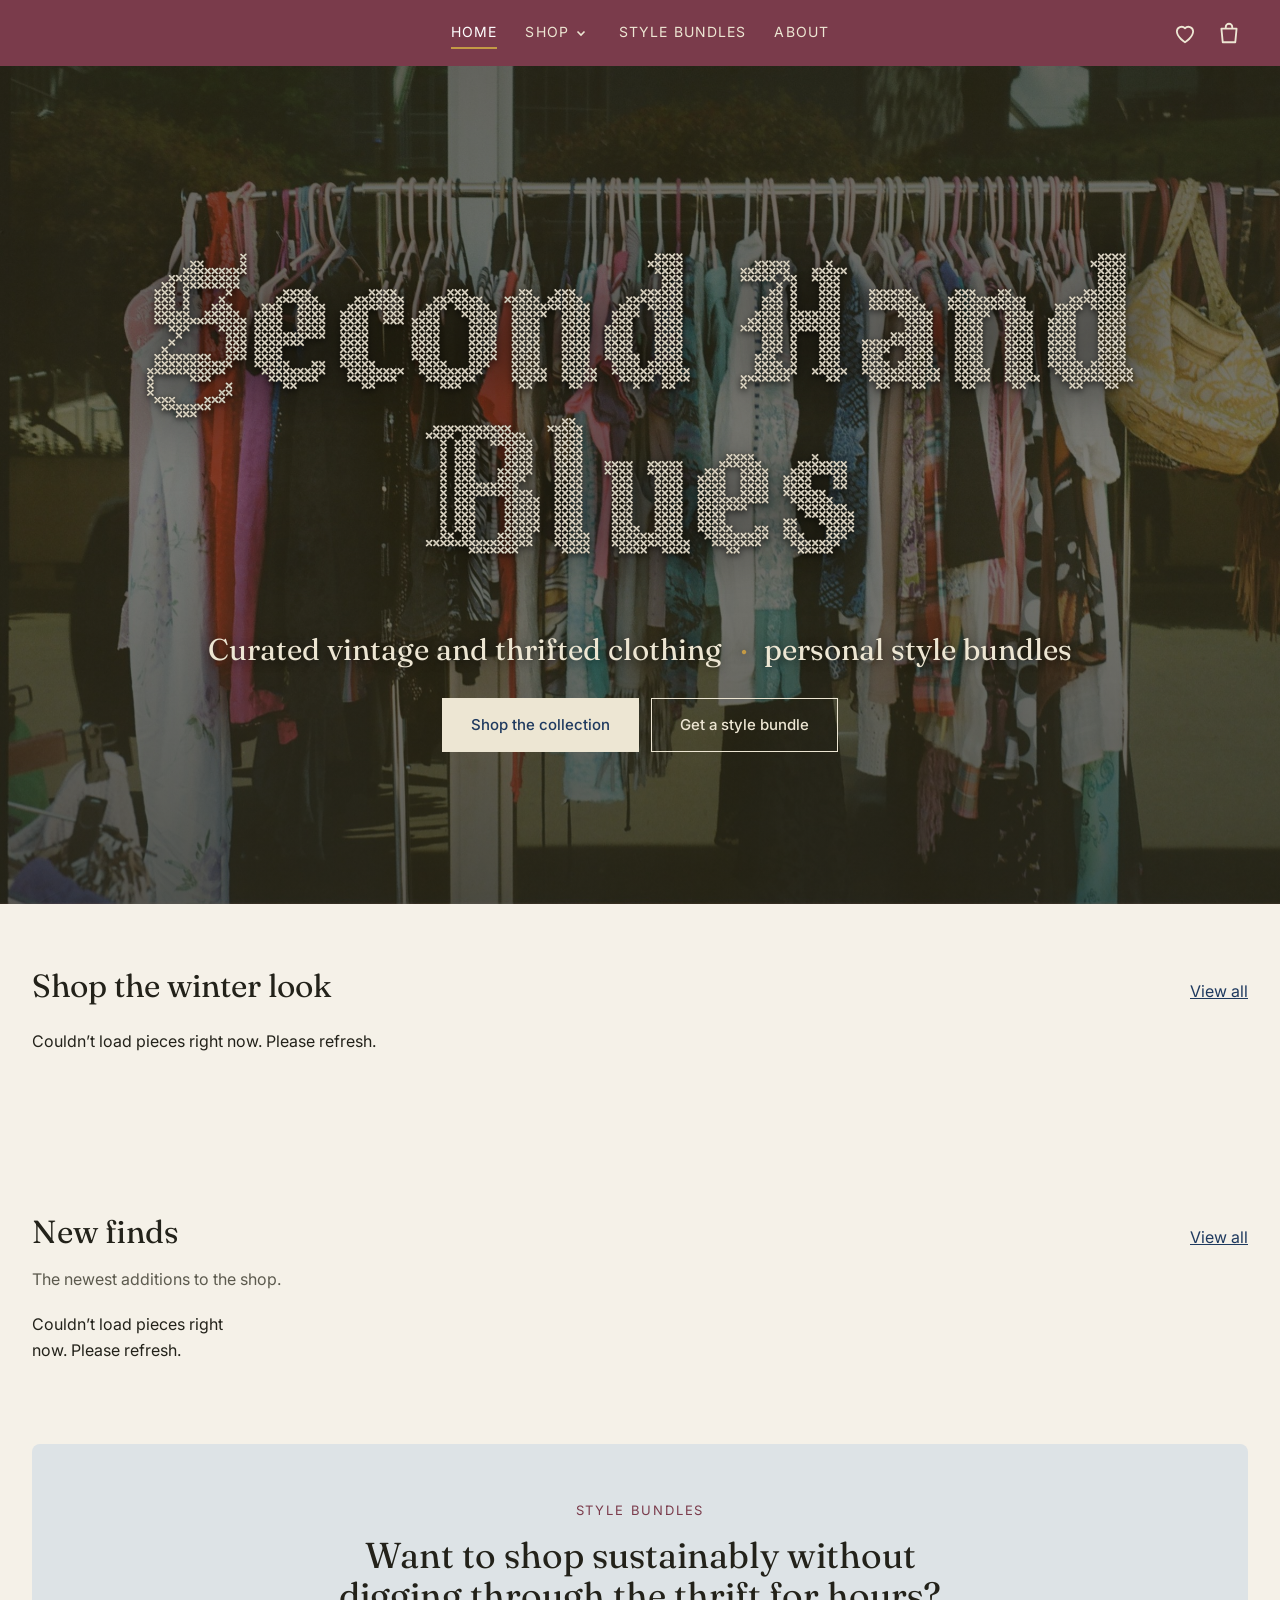
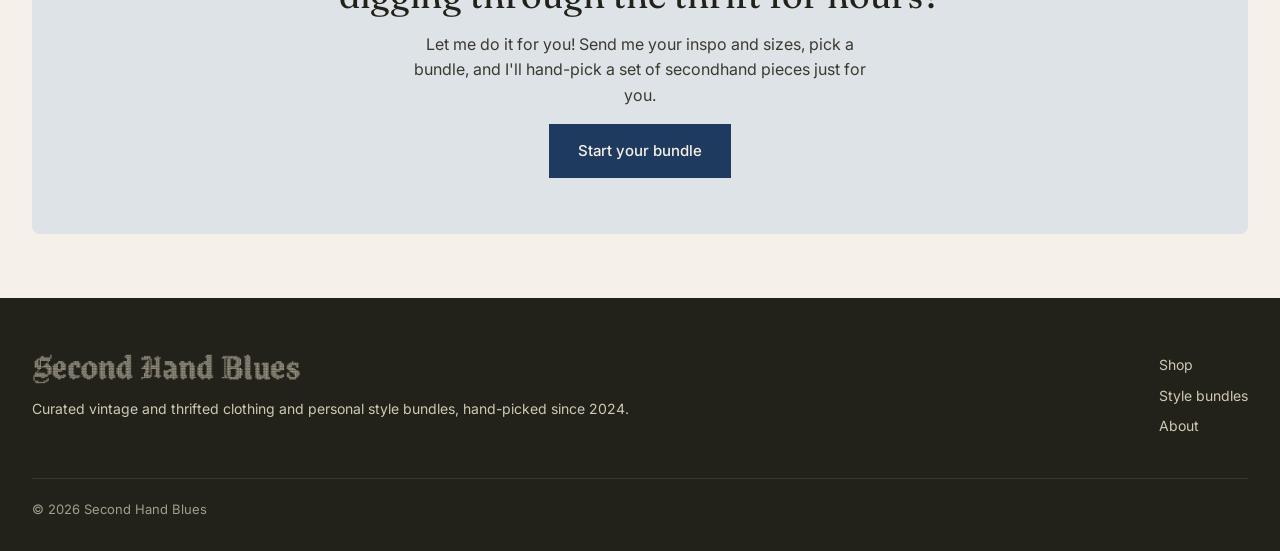
<file: index.html>
<!DOCTYPE html>
<html lang="en">
<head>
<meta charset="UTF-8">
<meta name="viewport" content="width=device-width, initial-scale=1.0">
<title>Second Hand Blues | Curated vintage and thrifted clothing</title>
<meta name="description" content="Second Hand Blues: curated vintage and thrifted clothing and personal style bundles, hand-picked one piece at a time.">
<link rel="preconnect" href="https://fonts.googleapis.com">
<link rel="preconnect" href="https://fonts.gstatic.com" crossorigin>
<link href="https://fonts.googleapis.com/css2?family=Fraunces:opsz,wght@9..144,400;9..144,500&family=Inter:wght@400;500&display=swap" rel="stylesheet">
<link rel="stylesheet" href="styles.css?v=20261124b">
</head>
<body class="home">
<header class="site-header">
  <div class="wrap header-bar">
    <span class="logo-spacer"></span>
    <nav class="main-nav" aria-label="Main">
      <a href="index.html" class="active" aria-current="page">Home</a>
      <div class="nav-dd">
        <a href="shop.html">Shop</a><button class="dd-caret" type="button" aria-expanded="false" aria-controls="shopMenu" aria-label="Show shop categories"><svg viewBox="0 0 12 12" aria-hidden="true"><path d="M2.5 4.5 6 8l3.5-3.5"/></svg></button>
        <div class="dd-panel" id="shopMenu"><div class="dd-inner"><div class="dd-col"><a class="dd-cat" href="shop.html?cat=Tops">Tops</a><ul><li><a href="shop.html?cat=Tops&amp;sub=Tank%20tops%20%26%20camis">Tank tops &amp; camis</a></li><li><a href="shop.html?cat=Tops&amp;sub=Tees">Tees</a></li><li><a href="shop.html?cat=Tops&amp;sub=Long%20sleeves">Long sleeves</a></li><li><a href="shop.html?cat=Tops&amp;sub=Sweaters%20%26%20cardigans">Sweaters &amp; cardigans</a></li><li><a href="shop.html?cat=Tops&amp;sub=Blouses%20%26%20tops">Blouses &amp; tops</a></li><li><a href="shop.html?cat=Tops&amp;sub=Bodysuits">Bodysuits</a></li><li><a href="shop.html?cat=Tops&amp;sub=Outerwear">Outerwear</a></li></ul></div><div class="dd-col"><a class="dd-cat" href="shop.html?cat=Bottoms">Bottoms</a><ul><li><a href="shop.html?cat=Bottoms&amp;sub=Jeans">Jeans</a></li><li><a href="shop.html?cat=Bottoms&amp;sub=Shorts">Shorts</a></li><li><a href="shop.html?cat=Bottoms&amp;sub=Skirts">Skirts</a></li><li><a href="shop.html?cat=Bottoms&amp;sub=Pants">Pants</a></li></ul></div><div class="dd-col"><a class="dd-cat" href="shop.html?cat=Dresses">Dresses</a><ul><li><a href="shop.html?cat=Dresses&amp;sub=Mini%20dresses">Mini dresses</a></li><li><a href="shop.html?cat=Dresses&amp;sub=Midi%20%26%20maxi%20dresses">Midi &amp; maxi dresses</a></li><li><a href="shop.html?cat=Dresses&amp;sub=Slip%20dresses">Slip dresses</a></li></ul></div><div class="dd-col"><a class="dd-cat" href="shop.html?cat=Shoes">Shoes</a><ul><li><a href="shop.html?cat=Shoes&amp;sub=Sneakers">Sneakers</a></li><li><a href="shop.html?cat=Shoes&amp;sub=Flats">Flats</a></li><li><a href="shop.html?cat=Shoes&amp;sub=Boots">Boots</a></li><li><a href="shop.html?cat=Shoes&amp;sub=Sandals%20%26%20heels">Sandals &amp; heels</a></li></ul></div><div class="dd-col"><a class="dd-cat" href="shop.html?cat=Accessories">Accessories</a><ul><li><a href="shop.html?cat=Accessories&amp;sub=Bags">Bags</a></li><li><a href="shop.html?cat=Accessories&amp;sub=Jewelry">Jewelry</a></li><li><a href="shop.html?cat=Accessories&amp;sub=Hats%20%26%20headbands">Hats &amp; headbands</a></li><li><a href="shop.html?cat=Accessories&amp;sub=Sunglasses">Sunglasses</a></li></ul></div></div></div>
      </div>
      <a href="bundles.html">Style bundles</a>
      <a href="about.html">About</a>
    </nav>
    <div class="header-icons">
      <button class="fav-toggle icon-btn" type="button" aria-label="Favorites" aria-controls="favDrawer" aria-expanded="false">
        <svg viewBox="0 0 24 24" aria-hidden="true"><path d="M12 20.5s-7.5-4.6-7.5-10.1A4.4 4.4 0 0 1 12 7.6a4.4 4.4 0 0 1 7.5 2.8c0 5.5-7.5 10.1-7.5 10.1z"/></svg>
        <span class="fav-count" hidden>0</span>
      </button>
      <button class="cart-toggle icon-btn" type="button" aria-label="Shopping bag">
        <svg viewBox="0 0 24 24" aria-hidden="true"><path d="M5 8h14l-1.2 12.5H6.2L5 8z"/><path d="M9 8V6.5a3 3 0 0 1 6 0V8"/></svg>
        <span class="cart-count" hidden>0</span>
      </button>
    </div>
  </div>
</header>
<aside id="favDrawer" class="fav-drawer" aria-label="Favorites" hidden>
  <div class="fav-drawer-head"><h2>Favorites</h2><button class="fav-close" type="button" aria-label="Close favorites">&times;</button></div>
  <div class="fav-list"></div>
</aside>
<div class="fav-scrim" hidden></div>
<main>
<section class="hero-photo-band">
  <div class="hero-overlay">
    <h1 class="sr-only">Second Hand Blues</h1>
    <img class="hero-logo-img" src="logo-hero.png" alt="Second Hand Blues" width="1800" height="690">
    <p class="hero-tagline">Curated vintage and thrifted clothing <span aria-hidden="true">&middot;</span> personal style bundles</p>
    <div class="hero-actions">
      <a class="btn btn-cream" href="shop.html">Shop the collection</a>
      <a class="btn btn-outline" href="bundles.html">Get a style bundle</a>
    </div>
  </div>
</section>

<section class="section">
  <div class="wrap">
    <div class="section-head"><h2>Shop the winter look</h2><a href="shop.html?season=Winter">View all</a></div>
    <div class="carousel" data-carousel="winter"></div>
  </div>
</section>

<section class="section section-tight">
  <div class="wrap" id="categoryCarousels"></div>
</section>

<section class="section section-tight">
  <div class="wrap">
    <div class="section-head"><h2>New finds</h2><a href="shop.html">View all</a></div>
    <p class="section-sub">The newest additions to the shop.</p>
    <div class="product-grid" id="newFinds"></div>
  </div>
</section>

<section class="section section-tight">
  <div class="wrap"><div class="split split-solo">
    <div class="split-copy">
      <p class="eyebrow" style="color: var(--berry);">Style bundles</p>
      <h2>Want to shop sustainably without digging through the thrift for hours?</h2>
      <p>Let me do it for you! Send me your inspo and sizes, pick a bundle, and I'll hand-pick a set of secondhand pieces just for you.</p>
      <a class="btn btn-ink" href="bundles.html">Start your bundle</a>
    </div>
  </div></div>
</section>
</main>
<footer class="site-footer">
  <div class="wrap">
    <div class="footer-inner">
      <div class="footer-brand">
        <img src="logo-line.png" alt="Second Hand Blues" width="2400" height="268">
        <p>Curated vintage and thrifted clothing and personal style bundles, hand-picked since 2024.</p>
      </div>
      <nav class="footer-col" aria-label="Site">
        <a href="shop.html">Shop</a>
        <a href="bundles.html">Style bundles</a>
        <a href="about.html">About</a>
      </nav>
    </div>
    <div class="footer-bottom">&copy; 2026 Second Hand Blues</div>
  </div>
</footer>
<script src="shop.js?v=20261124b"></script>
<script>SHB.mountHome();</script>
</body>
</html>
</file>
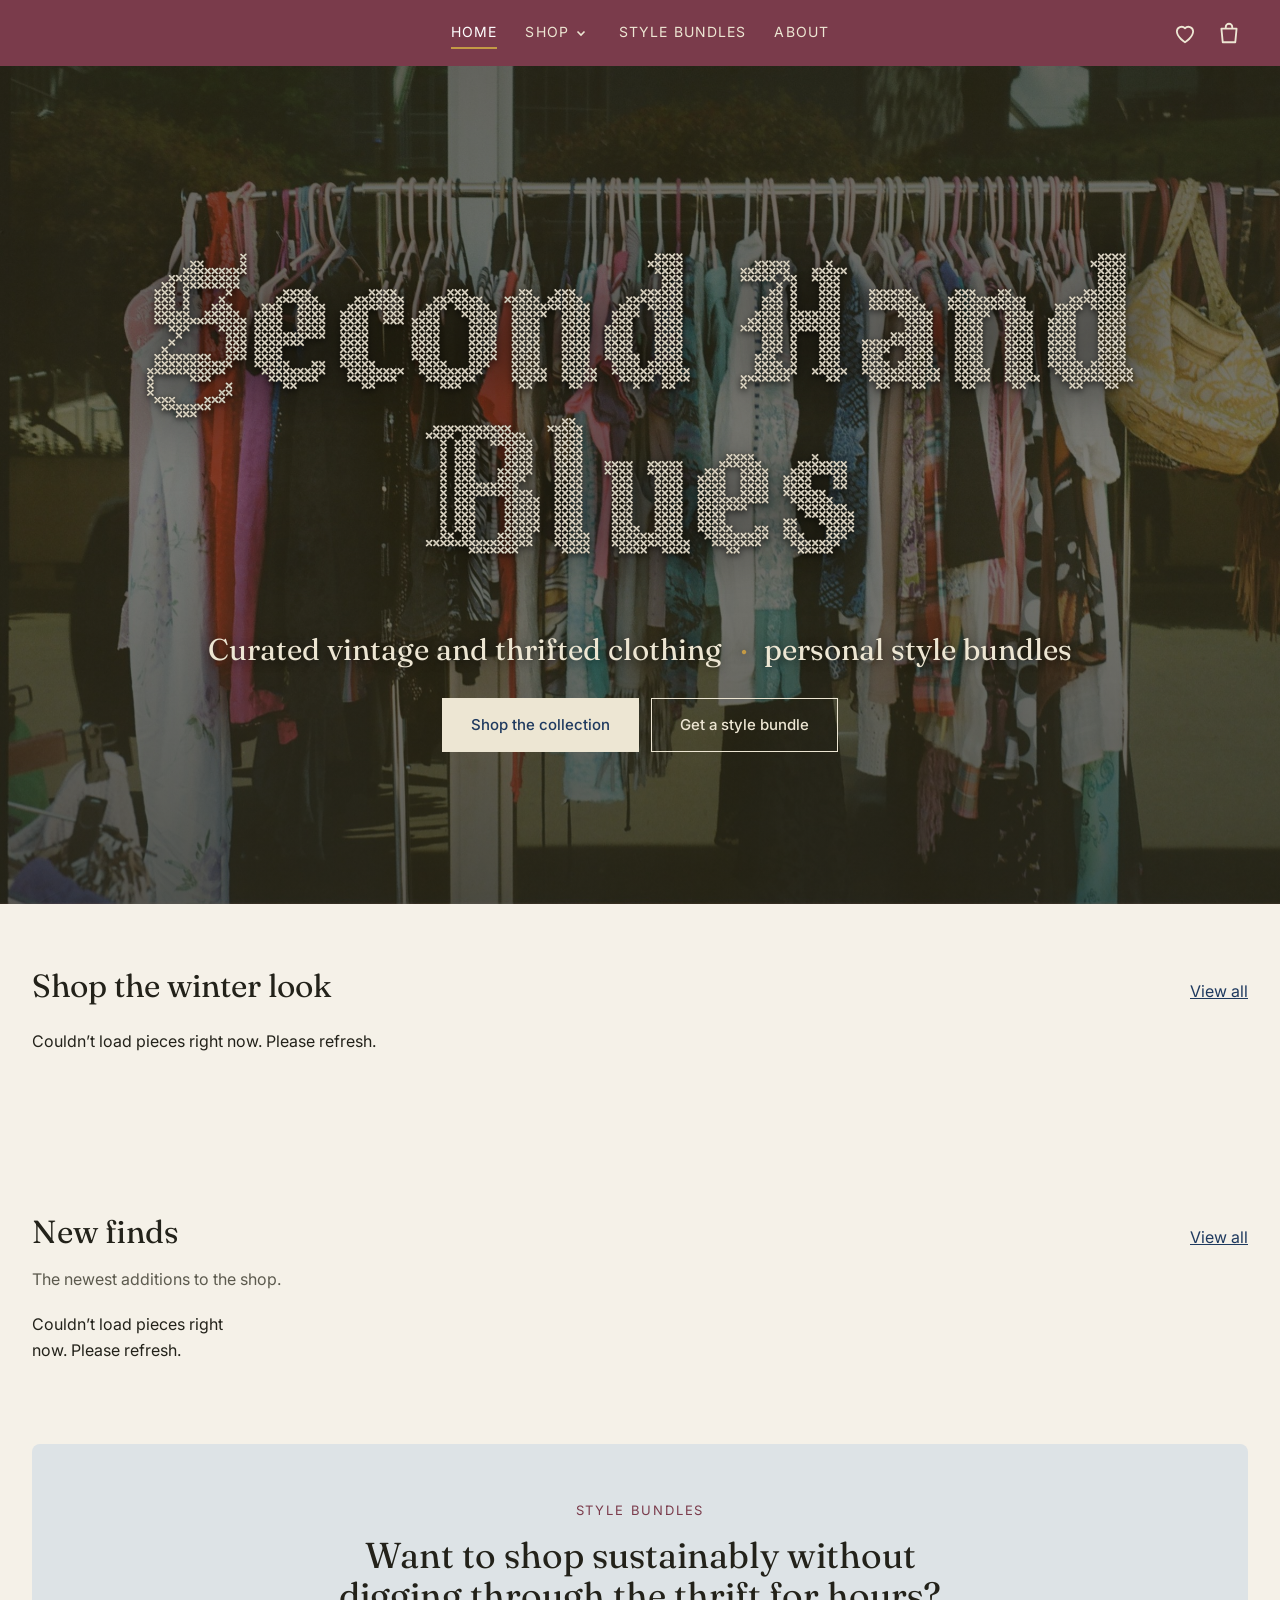
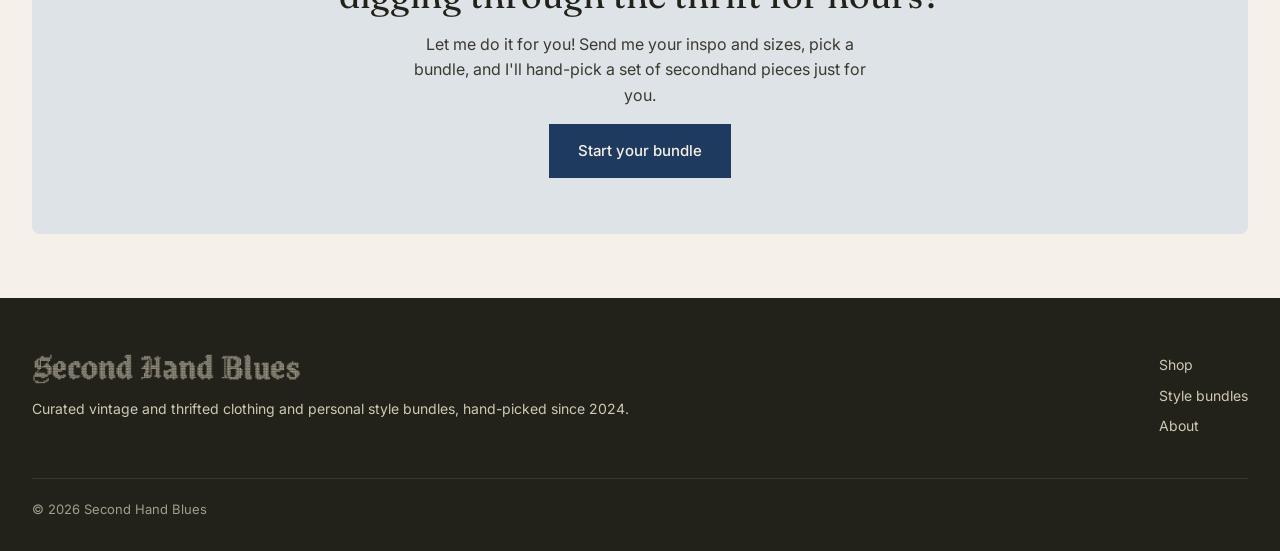
<file: secondhandblues-site-update/index.html>
<!DOCTYPE html>
<html lang="en">
<head>
<meta charset="UTF-8">
<meta name="viewport" content="width=device-width, initial-scale=1.0">
<title>Second Hand Blues | Curated vintage and thrifted clothing</title>
<meta name="description" content="Second Hand Blues: curated vintage and thrifted clothing and personal style bundles, hand-picked one piece at a time.">
<link rel="preconnect" href="https://fonts.googleapis.com">
<link rel="preconnect" href="https://fonts.gstatic.com" crossorigin>
<link href="https://fonts.googleapis.com/css2?family=Fraunces:opsz,wght@9..144,400;9..144,500&family=Inter:wght@400;500&display=swap" rel="stylesheet">
<link rel="stylesheet" href="styles.css">
</head>
<body class="home">
<header class="site-header">
  <div class="wrap header-bar">
    <span class="logo-spacer"></span>
    <nav class="main-nav" aria-label="Main">
      <a href="index.html" class="active" aria-current="page">Home</a>
      <div class="nav-dd">
        <a href="shop.html">Shop</a><button class="dd-caret" type="button" aria-expanded="false" aria-controls="shopMenu" aria-label="Show shop categories"><svg viewBox="0 0 12 12" aria-hidden="true"><path d="M2.5 4.5 6 8l3.5-3.5"/></svg></button>
        <div class="dd-panel" id="shopMenu"><div class="dd-inner"><div class="dd-col"><a class="dd-cat" href="shop.html?cat=Tops">Tops</a><ul><li><a href="shop.html?cat=Tops&amp;sub=Tank%20tops%20%26%20camis">Tank tops &amp; camis</a></li><li><a href="shop.html?cat=Tops&amp;sub=Tees">Tees</a></li><li><a href="shop.html?cat=Tops&amp;sub=Long%20sleeves">Long sleeves</a></li><li><a href="shop.html?cat=Tops&amp;sub=Sweaters%20%26%20cardigans">Sweaters &amp; cardigans</a></li><li><a href="shop.html?cat=Tops&amp;sub=Blouses%20%26%20tops">Blouses &amp; tops</a></li><li><a href="shop.html?cat=Tops&amp;sub=Bodysuits">Bodysuits</a></li><li><a href="shop.html?cat=Tops&amp;sub=Outerwear">Outerwear</a></li></ul></div><div class="dd-col"><a class="dd-cat" href="shop.html?cat=Bottoms">Bottoms</a><ul><li><a href="shop.html?cat=Bottoms&amp;sub=Jeans">Jeans</a></li><li><a href="shop.html?cat=Bottoms&amp;sub=Shorts">Shorts</a></li><li><a href="shop.html?cat=Bottoms&amp;sub=Skirts">Skirts</a></li><li><a href="shop.html?cat=Bottoms&amp;sub=Pants">Pants</a></li></ul></div><div class="dd-col"><a class="dd-cat" href="shop.html?cat=Dresses">Dresses</a><ul><li><a href="shop.html?cat=Dresses&amp;sub=Mini%20dresses">Mini dresses</a></li><li><a href="shop.html?cat=Dresses&amp;sub=Midi%20%26%20maxi%20dresses">Midi &amp; maxi dresses</a></li><li><a href="shop.html?cat=Dresses&amp;sub=Slip%20dresses">Slip dresses</a></li></ul></div><div class="dd-col"><a class="dd-cat" href="shop.html?cat=Shoes">Shoes</a><ul><li><a href="shop.html?cat=Shoes&amp;sub=Sneakers">Sneakers</a></li><li><a href="shop.html?cat=Shoes&amp;sub=Flats">Flats</a></li><li><a href="shop.html?cat=Shoes&amp;sub=Boots">Boots</a></li><li><a href="shop.html?cat=Shoes&amp;sub=Sandals%20%26%20heels">Sandals &amp; heels</a></li></ul></div><div class="dd-col"><a class="dd-cat" href="shop.html?cat=Accessories">Accessories</a><ul><li><a href="shop.html?cat=Accessories&amp;sub=Bags">Bags</a></li><li><a href="shop.html?cat=Accessories&amp;sub=Jewelry">Jewelry</a></li><li><a href="shop.html?cat=Accessories&amp;sub=Hats%20%26%20headbands">Hats &amp; headbands</a></li><li><a href="shop.html?cat=Accessories&amp;sub=Sunglasses">Sunglasses</a></li></ul></div></div></div>
      </div>
      <a href="bundles.html">Style bundles</a>
      <a href="about.html">About</a>
    </nav>
    <div class="header-icons">
      <button class="fav-toggle icon-btn" type="button" aria-label="Favorites" aria-controls="favDrawer" aria-expanded="false">
        <svg viewBox="0 0 24 24" aria-hidden="true"><path d="M12 20.5s-7.5-4.6-7.5-10.1A4.4 4.4 0 0 1 12 7.6a4.4 4.4 0 0 1 7.5 2.8c0 5.5-7.5 10.1-7.5 10.1z"/></svg>
        <span class="fav-count" hidden>0</span>
      </button>
      <button class="cart-toggle icon-btn" type="button" aria-label="Shopping bag">
        <svg viewBox="0 0 24 24" aria-hidden="true"><path d="M5 8h14l-1.2 12.5H6.2L5 8z"/><path d="M9 8V6.5a3 3 0 0 1 6 0V8"/></svg>
        <span class="cart-count" hidden>0</span>
      </button>
    </div>
  </div>
</header>
<aside id="favDrawer" class="fav-drawer" aria-label="Favorites" hidden>
  <div class="fav-drawer-head"><h2>Favorites</h2><button class="fav-close" type="button" aria-label="Close favorites">&times;</button></div>
  <div class="fav-list"></div>
</aside>
<div class="fav-scrim" hidden></div>
<main>
<section class="hero-photo-band">
  <div class="hero-overlay">
    <h1 class="sr-only">Second Hand Blues</h1>
    <img class="hero-logo-img" src="logo-hero.png" alt="Second Hand Blues" width="1800" height="690">
    <p class="hero-tagline">Curated vintage and thrifted clothing <span aria-hidden="true">&middot;</span> personal style bundles</p>
    <div class="hero-actions">
      <a class="btn btn-cream" href="shop.html">Shop the collection</a>
      <a class="btn btn-outline" href="bundles.html">Get a style bundle</a>
    </div>
  </div>
</section>

<section class="section">
  <div class="wrap">
    <div class="section-head"><h2>Shop the winter look</h2><a href="shop.html?season=Winter">View all</a></div>
    <div class="carousel" data-carousel="winter"></div>
  </div>
</section>

<section class="section section-tight">
  <div class="wrap" id="categoryCarousels"></div>
</section>

<section class="section section-tight">
  <div class="wrap">
    <div class="section-head"><h2>New finds</h2><a href="shop.html">View all</a></div>
    <p class="section-sub">The newest additions to the shop.</p>
    <div class="product-grid" id="newFinds"></div>
  </div>
</section>

<section class="section section-tight">
  <div class="wrap"><div class="split split-solo">
    <div class="split-copy">
      <p class="eyebrow" style="color: var(--berry);">Style bundles</p>
      <h2>Want to shop sustainably without digging through the thrift for hours?</h2>
      <p>Let me do it for you! Send me your inspo and sizes, pick a bundle, and I'll hand-pick a set of secondhand pieces just for you.</p>
      <a class="btn btn-ink" href="bundles.html">Start your bundle</a>
    </div>
  </div></div>
</section>
</main>
<footer class="site-footer">
  <div class="wrap">
    <div class="footer-inner">
      <div class="footer-brand">
        <img src="logo-line.png" alt="Second Hand Blues" width="2400" height="268">
        <p>Curated vintage and thrifted clothing and personal style bundles, hand-picked since 2024.</p>
      </div>
      <nav class="footer-col" aria-label="Site">
        <a href="shop.html">Shop</a>
        <a href="bundles.html">Style bundles</a>
        <a href="about.html">About</a>
      </nav>
    </div>
    <div class="footer-bottom">&copy; 2026 Second Hand Blues</div>
  </div>
</footer>
<script src="shop.js"></script>
<script>SHB.mountHome();</script>
</body>
</html>
</file>
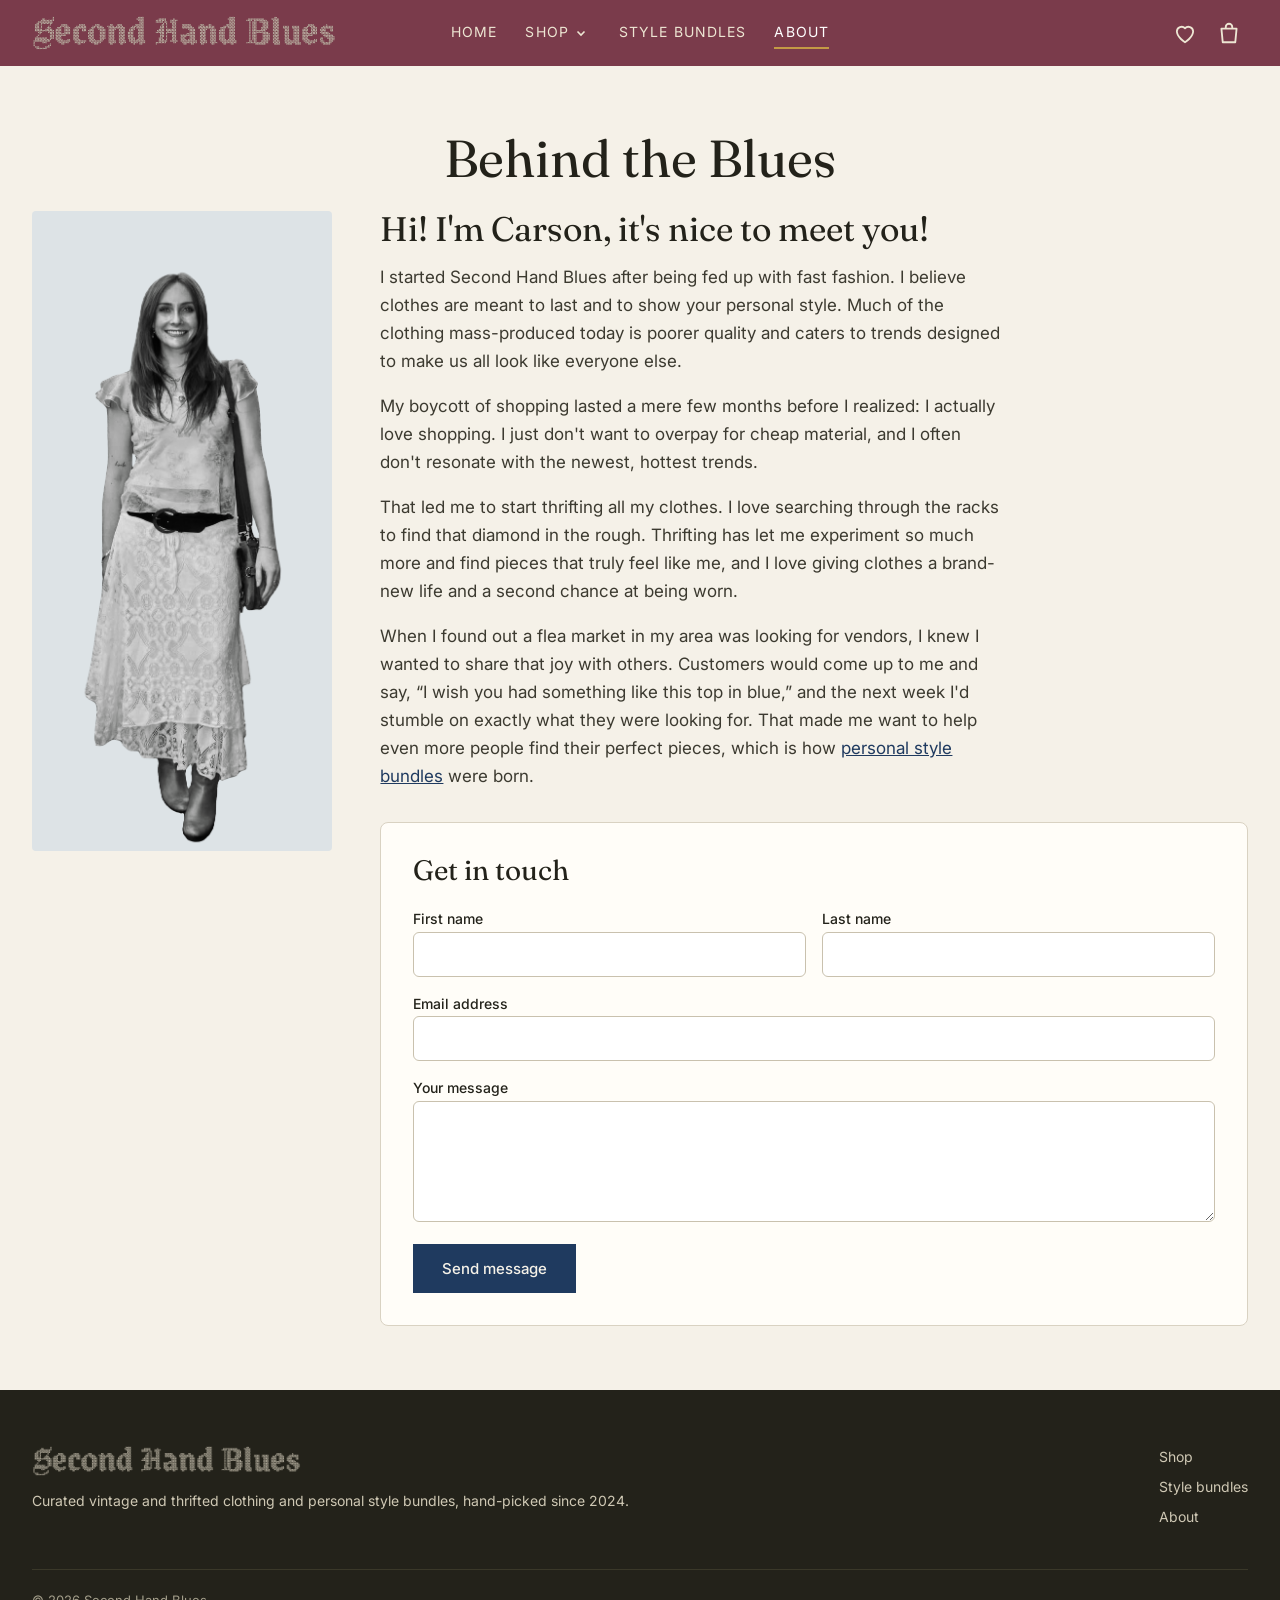
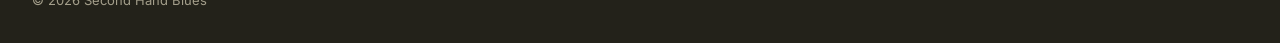
<file: about.html>
<!DOCTYPE html>
<html lang="en">
<head>
<meta charset="UTF-8">
<meta name="viewport" content="width=device-width, initial-scale=1.0">
<title>About | Second Hand Blues</title>
<meta name="description" content="Second Hand Blues: curated vintage and thrifted clothing and personal style bundles, hand-picked one piece at a time.">
<link rel="preconnect" href="https://fonts.googleapis.com">
<link rel="preconnect" href="https://fonts.gstatic.com" crossorigin>
<link href="https://fonts.googleapis.com/css2?family=Fraunces:opsz,wght@9..144,400;9..144,500&family=Inter:wght@400;500&display=swap" rel="stylesheet">
<link rel="stylesheet" href="styles.css?v=20261124b">
</head>
<body class="about">
<header class="site-header">
  <div class="wrap header-bar">
    <a class="logo" href="index.html"><img src="logo-line.png" alt="Second Hand Blues home" width="2400" height="268"></a>
    <nav class="main-nav" aria-label="Main">
      <a href="index.html">Home</a>
      <div class="nav-dd">
        <a href="shop.html">Shop</a><button class="dd-caret" type="button" aria-expanded="false" aria-controls="shopMenu" aria-label="Show shop categories"><svg viewBox="0 0 12 12" aria-hidden="true"><path d="M2.5 4.5 6 8l3.5-3.5"/></svg></button>
        <div class="dd-panel" id="shopMenu"><div class="dd-inner"><div class="dd-col"><a class="dd-cat" href="shop.html?cat=Tops">Tops</a><ul><li><a href="shop.html?cat=Tops&amp;sub=Tank%20tops%20%26%20camis">Tank tops &amp; camis</a></li><li><a href="shop.html?cat=Tops&amp;sub=Tees">Tees</a></li><li><a href="shop.html?cat=Tops&amp;sub=Long%20sleeves">Long sleeves</a></li><li><a href="shop.html?cat=Tops&amp;sub=Sweaters%20%26%20cardigans">Sweaters &amp; cardigans</a></li><li><a href="shop.html?cat=Tops&amp;sub=Blouses%20%26%20tops">Blouses &amp; tops</a></li><li><a href="shop.html?cat=Tops&amp;sub=Bodysuits">Bodysuits</a></li><li><a href="shop.html?cat=Tops&amp;sub=Outerwear">Outerwear</a></li></ul></div><div class="dd-col"><a class="dd-cat" href="shop.html?cat=Bottoms">Bottoms</a><ul><li><a href="shop.html?cat=Bottoms&amp;sub=Jeans">Jeans</a></li><li><a href="shop.html?cat=Bottoms&amp;sub=Shorts">Shorts</a></li><li><a href="shop.html?cat=Bottoms&amp;sub=Skirts">Skirts</a></li><li><a href="shop.html?cat=Bottoms&amp;sub=Pants">Pants</a></li></ul></div><div class="dd-col"><a class="dd-cat" href="shop.html?cat=Dresses">Dresses</a><ul><li><a href="shop.html?cat=Dresses&amp;sub=Mini%20dresses">Mini dresses</a></li><li><a href="shop.html?cat=Dresses&amp;sub=Midi%20%26%20maxi%20dresses">Midi &amp; maxi dresses</a></li><li><a href="shop.html?cat=Dresses&amp;sub=Slip%20dresses">Slip dresses</a></li></ul></div><div class="dd-col"><a class="dd-cat" href="shop.html?cat=Shoes">Shoes</a><ul><li><a href="shop.html?cat=Shoes&amp;sub=Sneakers">Sneakers</a></li><li><a href="shop.html?cat=Shoes&amp;sub=Flats">Flats</a></li><li><a href="shop.html?cat=Shoes&amp;sub=Boots">Boots</a></li><li><a href="shop.html?cat=Shoes&amp;sub=Sandals%20%26%20heels">Sandals &amp; heels</a></li></ul></div><div class="dd-col"><a class="dd-cat" href="shop.html?cat=Accessories">Accessories</a><ul><li><a href="shop.html?cat=Accessories&amp;sub=Bags">Bags</a></li><li><a href="shop.html?cat=Accessories&amp;sub=Jewelry">Jewelry</a></li><li><a href="shop.html?cat=Accessories&amp;sub=Hats%20%26%20headbands">Hats &amp; headbands</a></li><li><a href="shop.html?cat=Accessories&amp;sub=Sunglasses">Sunglasses</a></li></ul></div></div></div>
      </div>
      <a href="bundles.html">Style bundles</a>
      <a href="about.html" class="active" aria-current="page">About</a>
    </nav>
    <div class="header-icons">
      <button class="fav-toggle icon-btn" type="button" aria-label="Favorites" aria-controls="favDrawer" aria-expanded="false">
        <svg viewBox="0 0 24 24" aria-hidden="true"><path d="M12 20.5s-7.5-4.6-7.5-10.1A4.4 4.4 0 0 1 12 7.6a4.4 4.4 0 0 1 7.5 2.8c0 5.5-7.5 10.1-7.5 10.1z"/></svg>
        <span class="fav-count" hidden>0</span>
      </button>
      <button class="cart-toggle icon-btn" type="button" aria-label="Shopping bag">
        <svg viewBox="0 0 24 24" aria-hidden="true"><path d="M5 8h14l-1.2 12.5H6.2L5 8z"/><path d="M9 8V6.5a3 3 0 0 1 6 0V8"/></svg>
        <span class="cart-count" hidden>0</span>
      </button>
    </div>
  </div>
</header>
<aside id="favDrawer" class="fav-drawer" aria-label="Favorites" hidden>
  <div class="fav-drawer-head"><h2>Favorites</h2><button class="fav-close" type="button" aria-label="Close favorites">&times;</button></div>
  <div class="fav-list"></div>
</aside>
<div class="fav-scrim" hidden></div>
<main class="wrap">
  <div class="page-header">
    <h1>Behind the Blues</h1>
  </div>
  <div class="about-grid">
    <div class="about-photo"><img src="carson-photo.png" alt="Carson, founder of Second Hand Blues, in a vintage lace skirt and boots" width="1206" height="2622"></div>
    <div class="about-right">
      <div class="about-bio">
        <h2>Hi! I'm Carson, it's nice to meet you!</h2>
        <p>I started Second Hand Blues after being fed up with fast fashion. I believe clothes are meant to last and to show your personal style. Much of the clothing mass-produced today is poorer quality and caters to trends designed to make us all look like everyone else.</p>
        <p>My boycott of shopping lasted a mere few months before I realized: I actually love shopping. I just don't want to overpay for cheap material, and I often don't resonate with the newest, hottest trends.</p>
        <p>That led me to start thrifting all my clothes. I love searching through the racks to find that diamond in the rough. Thrifting has let me experiment so much more and find pieces that truly feel like me, and I love giving clothes a brand-new life and a second chance at being worn.</p>
        <p>When I found out a flea market in my area was looking for vendors, I knew I wanted to share that joy with others. Customers would come up to me and say, &ldquo;I wish you had something like this top in blue,&rdquo; and the next week I'd stumble on exactly what they were looking for. That made me want to help even more people find their perfect pieces, which is how <a href="bundles.html">personal style bundles</a> were born.</p>
      </div>
      <div class="form-card">
        <h3>Get in touch</h3>
        <form id="contactForm" class="contact-form">
          <div class="form-row">
            <div><label class="field-label" for="firstName">First name</label><input type="text" id="firstName" name="firstName" autocomplete="given-name" required></div>
            <div><label class="field-label" for="lastName">Last name</label><input type="text" id="lastName" name="lastName" autocomplete="family-name" required></div>
          </div>
          <label class="field-label" for="email">Email address</label>
          <input type="email" id="email" name="email" autocomplete="email" required>
          <label class="field-label" for="message">Your message</label>
          <textarea id="message" name="message" rows="5" required></textarea>
          <button type="submit" class="btn btn-ink">Send message</button>
        </form>
      </div>
    </div>
  </div>
</main>
<footer class="site-footer">
  <div class="wrap">
    <div class="footer-inner">
      <div class="footer-brand">
        <img src="logo-line.png" alt="Second Hand Blues" width="2400" height="268">
        <p>Curated vintage and thrifted clothing and personal style bundles, hand-picked since 2024.</p>
      </div>
      <nav class="footer-col" aria-label="Site">
        <a href="shop.html">Shop</a>
        <a href="bundles.html">Style bundles</a>
        <a href="about.html">About</a>
      </nav>
    </div>
    <div class="footer-bottom">&copy; 2026 Second Hand Blues</div>
  </div>
</footer>
<script src="shop.js?v=20261124b"></script>
<script>
  var contactForm = document.getElementById('contactForm');
  contactForm.addEventListener('submit', function (e) {
    e.preventDefault();
    var firstName = document.getElementById('firstName').value;
    var email = document.getElementById('email').value;
    alert('Thank you, ' + firstName + '! Your message has been received. I\'ll get back to you at ' + email + ' soon!');
    contactForm.reset();
    // To actually receive messages, connect this form to Formspree (formspree.io) or EmailJS.
  });
</script>
</body>
</html>
</file>
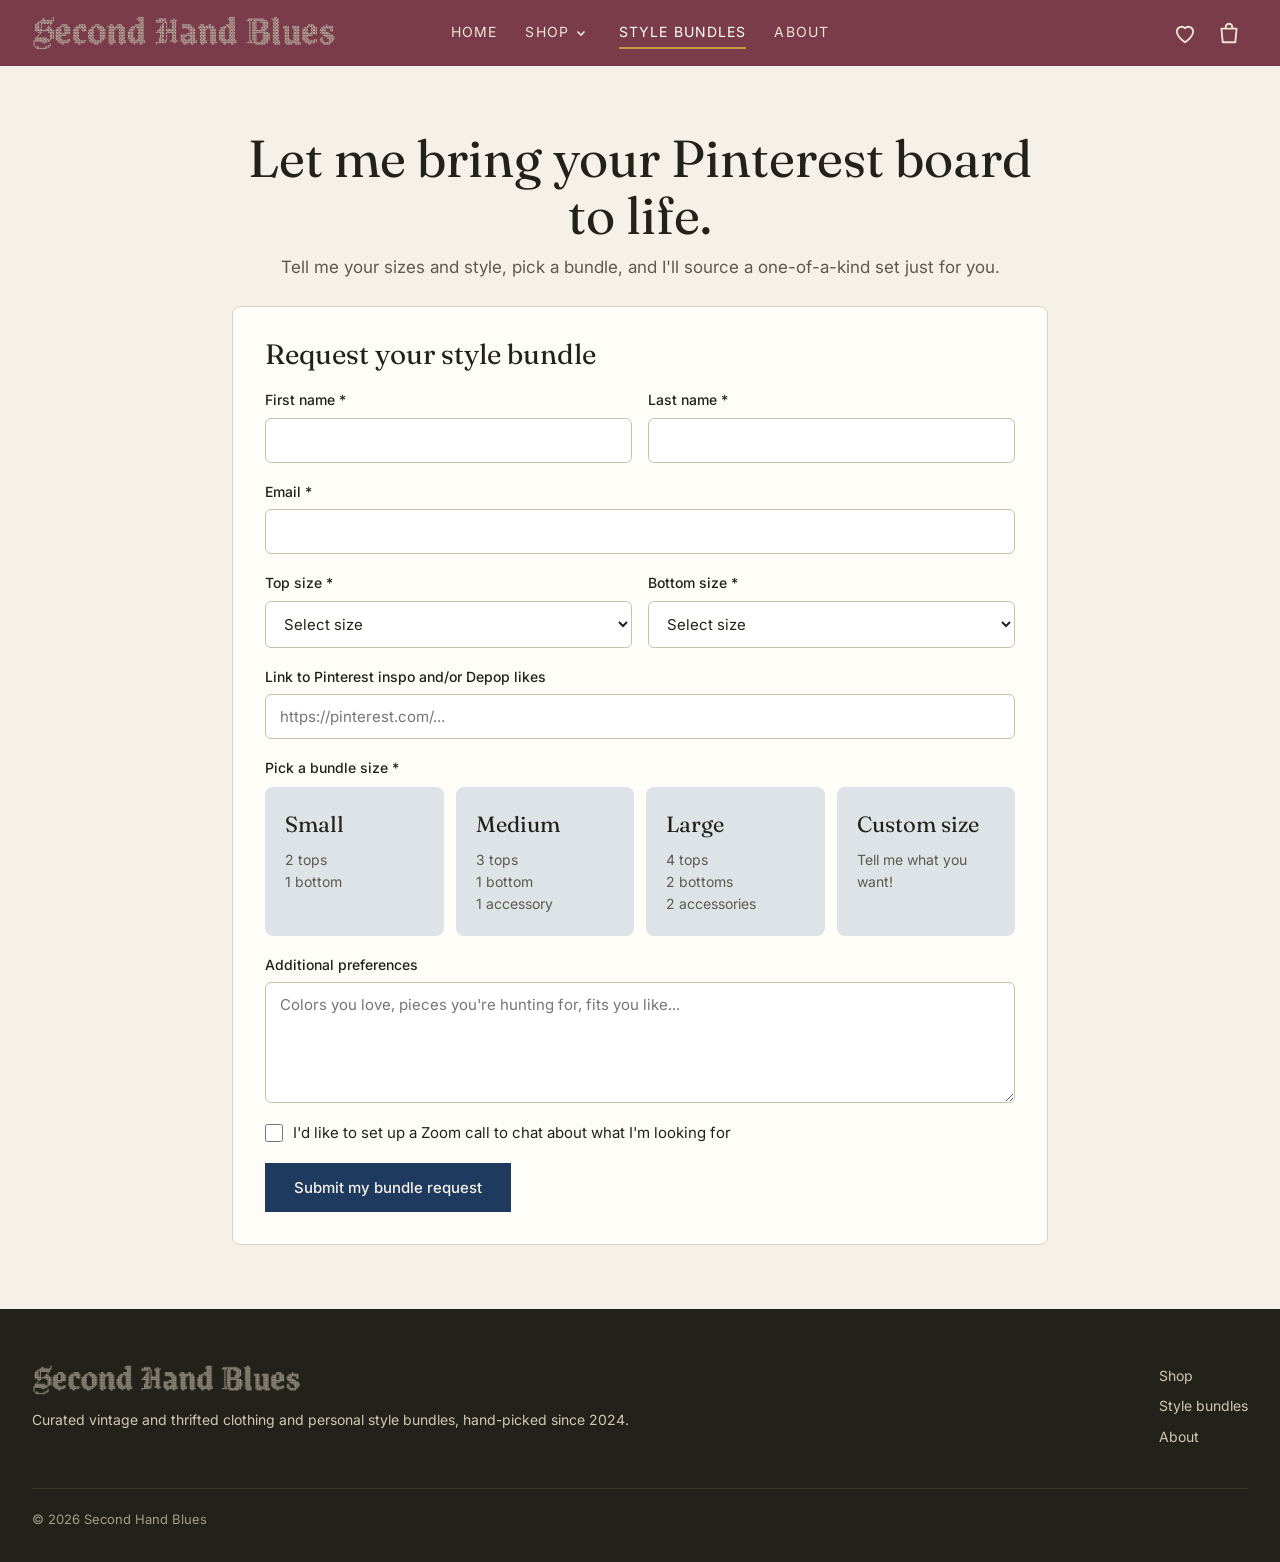
<file: bundles.html>
<!DOCTYPE html>
<html lang="en">
<head>
<meta charset="UTF-8">
<meta name="viewport" content="width=device-width, initial-scale=1.0">
<title>Style bundles | Second Hand Blues</title>
<meta name="description" content="Second Hand Blues: curated vintage and thrifted clothing and personal style bundles, hand-picked one piece at a time.">
<link rel="preconnect" href="https://fonts.googleapis.com">
<link rel="preconnect" href="https://fonts.gstatic.com" crossorigin>
<link href="https://fonts.googleapis.com/css2?family=Fraunces:opsz,wght@9..144,400;9..144,500&family=Inter:wght@400;500&display=swap" rel="stylesheet">
<link rel="stylesheet" href="styles.css?v=20261124b">
</head>
<body class="bundles">
<header class="site-header">
  <div class="wrap header-bar">
    <a class="logo" href="index.html"><img src="logo-line.png" alt="Second Hand Blues home" width="2400" height="268"></a>
    <nav class="main-nav" aria-label="Main">
      <a href="index.html">Home</a>
      <div class="nav-dd">
        <a href="shop.html">Shop</a><button class="dd-caret" type="button" aria-expanded="false" aria-controls="shopMenu" aria-label="Show shop categories"><svg viewBox="0 0 12 12" aria-hidden="true"><path d="M2.5 4.5 6 8l3.5-3.5"/></svg></button>
        <div class="dd-panel" id="shopMenu"><div class="dd-inner"><div class="dd-col"><a class="dd-cat" href="shop.html?cat=Tops">Tops</a><ul><li><a href="shop.html?cat=Tops&amp;sub=Tank%20tops%20%26%20camis">Tank tops &amp; camis</a></li><li><a href="shop.html?cat=Tops&amp;sub=Tees">Tees</a></li><li><a href="shop.html?cat=Tops&amp;sub=Long%20sleeves">Long sleeves</a></li><li><a href="shop.html?cat=Tops&amp;sub=Sweaters%20%26%20cardigans">Sweaters &amp; cardigans</a></li><li><a href="shop.html?cat=Tops&amp;sub=Blouses%20%26%20tops">Blouses &amp; tops</a></li><li><a href="shop.html?cat=Tops&amp;sub=Bodysuits">Bodysuits</a></li><li><a href="shop.html?cat=Tops&amp;sub=Outerwear">Outerwear</a></li></ul></div><div class="dd-col"><a class="dd-cat" href="shop.html?cat=Bottoms">Bottoms</a><ul><li><a href="shop.html?cat=Bottoms&amp;sub=Jeans">Jeans</a></li><li><a href="shop.html?cat=Bottoms&amp;sub=Shorts">Shorts</a></li><li><a href="shop.html?cat=Bottoms&amp;sub=Skirts">Skirts</a></li><li><a href="shop.html?cat=Bottoms&amp;sub=Pants">Pants</a></li></ul></div><div class="dd-col"><a class="dd-cat" href="shop.html?cat=Dresses">Dresses</a><ul><li><a href="shop.html?cat=Dresses&amp;sub=Mini%20dresses">Mini dresses</a></li><li><a href="shop.html?cat=Dresses&amp;sub=Midi%20%26%20maxi%20dresses">Midi &amp; maxi dresses</a></li><li><a href="shop.html?cat=Dresses&amp;sub=Slip%20dresses">Slip dresses</a></li></ul></div><div class="dd-col"><a class="dd-cat" href="shop.html?cat=Shoes">Shoes</a><ul><li><a href="shop.html?cat=Shoes&amp;sub=Sneakers">Sneakers</a></li><li><a href="shop.html?cat=Shoes&amp;sub=Flats">Flats</a></li><li><a href="shop.html?cat=Shoes&amp;sub=Boots">Boots</a></li><li><a href="shop.html?cat=Shoes&amp;sub=Sandals%20%26%20heels">Sandals &amp; heels</a></li></ul></div><div class="dd-col"><a class="dd-cat" href="shop.html?cat=Accessories">Accessories</a><ul><li><a href="shop.html?cat=Accessories&amp;sub=Bags">Bags</a></li><li><a href="shop.html?cat=Accessories&amp;sub=Jewelry">Jewelry</a></li><li><a href="shop.html?cat=Accessories&amp;sub=Hats%20%26%20headbands">Hats &amp; headbands</a></li><li><a href="shop.html?cat=Accessories&amp;sub=Sunglasses">Sunglasses</a></li></ul></div></div></div>
      </div>
      <a href="bundles.html" class="active" aria-current="page">Style bundles</a>
      <a href="about.html">About</a>
    </nav>
    <div class="header-icons">
      <button class="fav-toggle icon-btn" type="button" aria-label="Favorites" aria-controls="favDrawer" aria-expanded="false">
        <svg viewBox="0 0 24 24" aria-hidden="true"><path d="M12 20.5s-7.5-4.6-7.5-10.1A4.4 4.4 0 0 1 12 7.6a4.4 4.4 0 0 1 7.5 2.8c0 5.5-7.5 10.1-7.5 10.1z"/></svg>
        <span class="fav-count" hidden>0</span>
      </button>
      <button class="cart-toggle icon-btn" type="button" aria-label="Shopping bag">
        <svg viewBox="0 0 24 24" aria-hidden="true"><path d="M5 8h14l-1.2 12.5H6.2L5 8z"/><path d="M9 8V6.5a3 3 0 0 1 6 0V8"/></svg>
        <span class="cart-count" hidden>0</span>
      </button>
    </div>
  </div>
</header>
<aside id="favDrawer" class="fav-drawer" aria-label="Favorites" hidden>
  <div class="fav-drawer-head"><h2>Favorites</h2><button class="fav-close" type="button" aria-label="Close favorites">&times;</button></div>
  <div class="fav-list"></div>
</aside>
<div class="fav-scrim" hidden></div>
<main class="wrap" style="padding-bottom: 4rem; max-width: 880px;">
  <div class="page-header">
    <h1>Let me bring your Pinterest board to life.</h1>
    <p>Tell me your sizes and style, pick a bundle, and I'll source a one-of-a-kind set just for you.</p>
  </div>
  <div class="form-card">
    <h2>Request your style bundle</h2>
    <form id="bundleForm" class="bundle-form">
      <div class="form-row">
        <div class="form-group"><label for="firstName">First name *</label><input type="text" id="firstName" name="firstName" autocomplete="given-name" required></div>
        <div class="form-group"><label for="lastName">Last name *</label><input type="text" id="lastName" name="lastName" autocomplete="family-name" required></div>
      </div>
      <div class="form-group"><label for="email">Email *</label><input type="email" id="email" name="email" autocomplete="email" required></div>
      <div class="form-row">
        <div class="form-group"><label for="topSize">Top size *</label><select id="topSize" name="topSize" required><option value="">Select size</option><option value="XS">XS</option><option value="S">S</option><option value="M">M</option><option value="L">L</option><option value="XL">XL</option><option value="XXL">XXL</option></select></div>
        <div class="form-group"><label for="bottomSize">Bottom size *</label><select id="bottomSize" name="bottomSize" required><option value="">Select size</option><option value="XS">XS</option><option value="S">S</option><option value="M">M</option><option value="L">L</option><option value="XL">XL</option><option value="XXL">XXL</option><option value="24">24</option><option value="25">25</option><option value="26">26</option><option value="27">27</option><option value="28">28</option><option value="29">29</option><option value="30">30</option><option value="31">31</option><option value="32">32</option></select></div>
      </div>
      <div class="form-group"><label for="pinterestLink">Link to Pinterest inspo and/or Depop likes</label><input type="url" id="pinterestLink" name="pinterestLink" placeholder="https://pinterest.com/..."></div>
      <fieldset class="form-group" style="border: 0;">
        <legend class="field-label" style="margin-bottom: 8px;">Pick a bundle size *</legend>
        <div class="bundle-options">
          <label class="bundle-option"><input type="radio" name="bundleSize" value="small" required><div class="bundle-card"><h4>Small</h4><ul><li>2 tops</li><li>1 bottom</li></ul></div></label>
          <label class="bundle-option"><input type="radio" name="bundleSize" value="medium"><div class="bundle-card"><h4>Medium</h4><ul><li>3 tops</li><li>1 bottom</li><li>1 accessory</li></ul></div></label>
          <label class="bundle-option"><input type="radio" name="bundleSize" value="large"><div class="bundle-card"><h4>Large</h4><ul><li>4 tops</li><li>2 bottoms</li><li>2 accessories</li></ul></div></label>
          <label class="bundle-option"><input type="radio" name="bundleSize" value="custom"><div class="bundle-card"><h4>Custom size</h4><p>Tell me what you want!</p></div></label>
        </div>
      </fieldset>
      <div class="form-group"><label for="preferences">Additional preferences</label><textarea id="preferences" name="preferences" rows="5" placeholder="Colors you love, pieces you're hunting for, fits you like..."></textarea></div>
      <div class="form-group checkbox-group"><label><input type="checkbox" name="zoomCall" value="yes"> I'd like to set up a Zoom call to chat about what I'm looking for</label></div>
      <button type="submit" class="btn btn-ink">Submit my bundle request</button>
    </form>
  </div>
</main>
<footer class="site-footer">
  <div class="wrap">
    <div class="footer-inner">
      <div class="footer-brand">
        <img src="logo-line.png" alt="Second Hand Blues" width="2400" height="268">
        <p>Curated vintage and thrifted clothing and personal style bundles, hand-picked since 2024.</p>
      </div>
      <nav class="footer-col" aria-label="Site">
        <a href="shop.html">Shop</a>
        <a href="bundles.html">Style bundles</a>
        <a href="about.html">About</a>
      </nav>
    </div>
    <div class="footer-bottom">&copy; 2026 Second Hand Blues</div>
  </div>
</footer>
<script src="shop.js?v=20261124b"></script>
<script>
  var bundleForm = document.getElementById('bundleForm');
  bundleForm.addEventListener('submit', function (e) {
    e.preventDefault();
    var data = Object.fromEntries(new FormData(bundleForm));
    alert('Thank you for your bundle request, ' + data.firstName + '! I\'ll be in touch soon via email at ' + data.email + ' to discuss your custom bundle.');
    bundleForm.reset();
    // To actually receive requests, connect this form to Formspree (formspree.io) or EmailJS.
  });
</script>
</body>
</html>
</file>
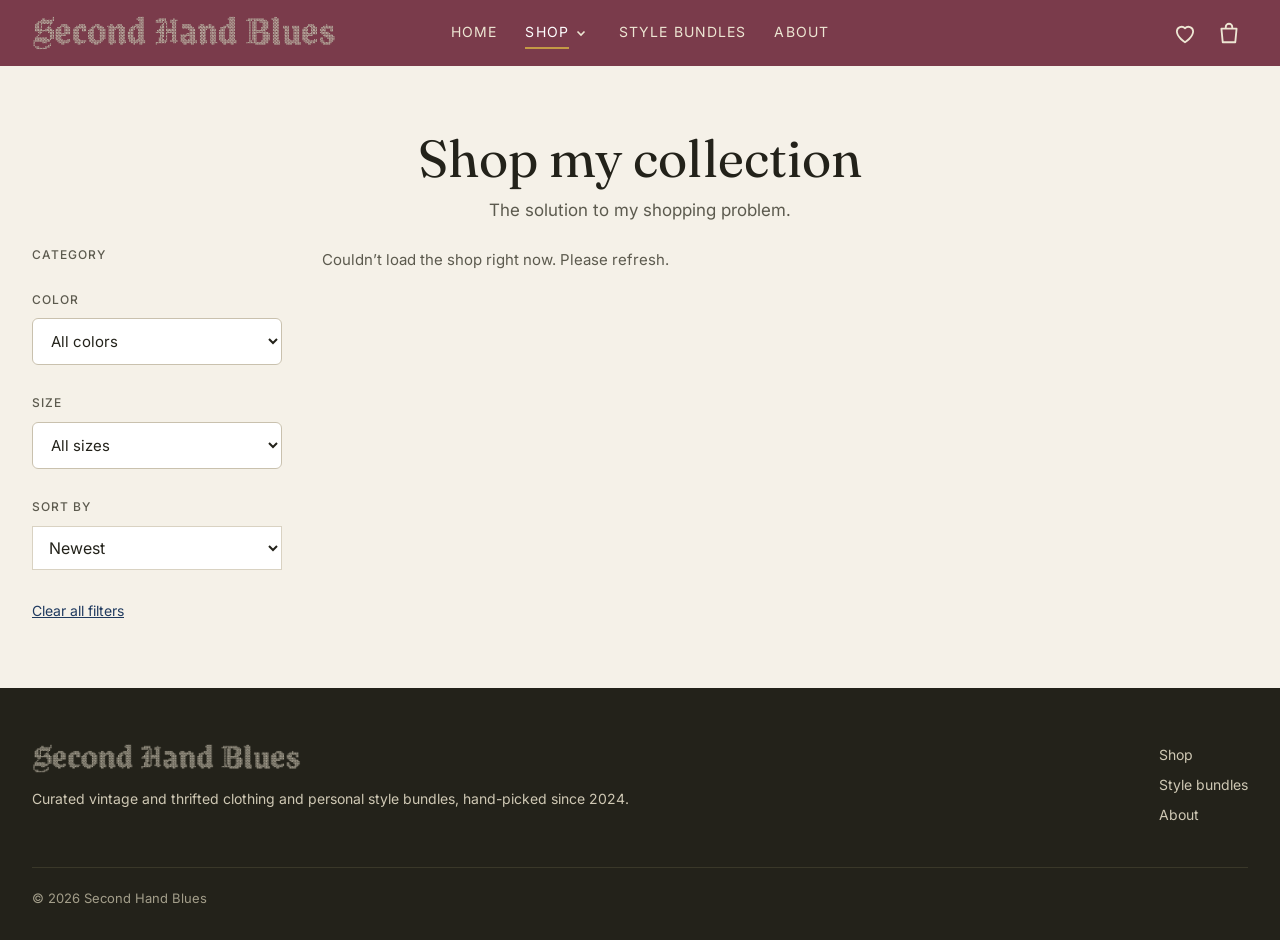
<file: shop.html>
<!DOCTYPE html>
<html lang="en">
<head>
<meta charset="UTF-8">
<meta name="viewport" content="width=device-width, initial-scale=1.0">
<title>Shop | Second Hand Blues</title>
<meta name="description" content="Second Hand Blues: curated vintage and thrifted clothing and personal style bundles, hand-picked one piece at a time.">
<link rel="preconnect" href="https://fonts.googleapis.com">
<link rel="preconnect" href="https://fonts.gstatic.com" crossorigin>
<link href="https://fonts.googleapis.com/css2?family=Fraunces:opsz,wght@9..144,400;9..144,500&family=Inter:wght@400;500&display=swap" rel="stylesheet">
<link rel="stylesheet" href="styles.css?v=20261124b">
</head>
<body class="shop">
<header class="site-header">
  <div class="wrap header-bar">
    <a class="logo" href="index.html"><img src="logo-line.png" alt="Second Hand Blues home" width="2400" height="268"></a>
    <nav class="main-nav" aria-label="Main">
      <a href="index.html">Home</a>
      <div class="nav-dd">
        <a href="shop.html" class="active" aria-current="page">Shop</a><button class="dd-caret" type="button" aria-expanded="false" aria-controls="shopMenu" aria-label="Show shop categories"><svg viewBox="0 0 12 12" aria-hidden="true"><path d="M2.5 4.5 6 8l3.5-3.5"/></svg></button>
        <div class="dd-panel" id="shopMenu"><div class="dd-inner"><div class="dd-col"><a class="dd-cat" href="shop.html?cat=Tops">Tops</a><ul><li><a href="shop.html?cat=Tops&amp;sub=Tank%20tops%20%26%20camis">Tank tops &amp; camis</a></li><li><a href="shop.html?cat=Tops&amp;sub=Tees">Tees</a></li><li><a href="shop.html?cat=Tops&amp;sub=Long%20sleeves">Long sleeves</a></li><li><a href="shop.html?cat=Tops&amp;sub=Sweaters%20%26%20cardigans">Sweaters &amp; cardigans</a></li><li><a href="shop.html?cat=Tops&amp;sub=Blouses%20%26%20tops">Blouses &amp; tops</a></li><li><a href="shop.html?cat=Tops&amp;sub=Bodysuits">Bodysuits</a></li><li><a href="shop.html?cat=Tops&amp;sub=Outerwear">Outerwear</a></li></ul></div><div class="dd-col"><a class="dd-cat" href="shop.html?cat=Bottoms">Bottoms</a><ul><li><a href="shop.html?cat=Bottoms&amp;sub=Jeans">Jeans</a></li><li><a href="shop.html?cat=Bottoms&amp;sub=Shorts">Shorts</a></li><li><a href="shop.html?cat=Bottoms&amp;sub=Skirts">Skirts</a></li><li><a href="shop.html?cat=Bottoms&amp;sub=Pants">Pants</a></li></ul></div><div class="dd-col"><a class="dd-cat" href="shop.html?cat=Dresses">Dresses</a><ul><li><a href="shop.html?cat=Dresses&amp;sub=Mini%20dresses">Mini dresses</a></li><li><a href="shop.html?cat=Dresses&amp;sub=Midi%20%26%20maxi%20dresses">Midi &amp; maxi dresses</a></li><li><a href="shop.html?cat=Dresses&amp;sub=Slip%20dresses">Slip dresses</a></li></ul></div><div class="dd-col"><a class="dd-cat" href="shop.html?cat=Shoes">Shoes</a><ul><li><a href="shop.html?cat=Shoes&amp;sub=Sneakers">Sneakers</a></li><li><a href="shop.html?cat=Shoes&amp;sub=Flats">Flats</a></li><li><a href="shop.html?cat=Shoes&amp;sub=Boots">Boots</a></li><li><a href="shop.html?cat=Shoes&amp;sub=Sandals%20%26%20heels">Sandals &amp; heels</a></li></ul></div><div class="dd-col"><a class="dd-cat" href="shop.html?cat=Accessories">Accessories</a><ul><li><a href="shop.html?cat=Accessories&amp;sub=Bags">Bags</a></li><li><a href="shop.html?cat=Accessories&amp;sub=Jewelry">Jewelry</a></li><li><a href="shop.html?cat=Accessories&amp;sub=Hats%20%26%20headbands">Hats &amp; headbands</a></li><li><a href="shop.html?cat=Accessories&amp;sub=Sunglasses">Sunglasses</a></li></ul></div></div></div>
      </div>
      <a href="bundles.html">Style bundles</a>
      <a href="about.html">About</a>
    </nav>
    <div class="header-icons">
      <button class="fav-toggle icon-btn" type="button" aria-label="Favorites" aria-controls="favDrawer" aria-expanded="false">
        <svg viewBox="0 0 24 24" aria-hidden="true"><path d="M12 20.5s-7.5-4.6-7.5-10.1A4.4 4.4 0 0 1 12 7.6a4.4 4.4 0 0 1 7.5 2.8c0 5.5-7.5 10.1-7.5 10.1z"/></svg>
        <span class="fav-count" hidden>0</span>
      </button>
      <button class="cart-toggle icon-btn" type="button" aria-label="Shopping bag">
        <svg viewBox="0 0 24 24" aria-hidden="true"><path d="M5 8h14l-1.2 12.5H6.2L5 8z"/><path d="M9 8V6.5a3 3 0 0 1 6 0V8"/></svg>
        <span class="cart-count" hidden>0</span>
      </button>
    </div>
  </div>
</header>
<aside id="favDrawer" class="fav-drawer" aria-label="Favorites" hidden>
  <div class="fav-drawer-head"><h2>Favorites</h2><button class="fav-close" type="button" aria-label="Close favorites">&times;</button></div>
  <div class="fav-list"></div>
</aside>
<div class="fav-scrim" hidden></div>
<main class="wrap" style="padding-bottom: 4rem;">
  <div class="page-header">
    <h1>Shop my collection</h1>
    <p>The solution to my shopping problem.</p>
  </div>
  <div class="shop-layout">
    <aside class="filters" aria-label="Filters">
      <button class="filters-toggle btn btn-ink" type="button" aria-expanded="false" aria-controls="filterPanel">Filter and sort</button>
      <div id="filterPanel" class="filter-panel">
        <div class="filter-group">
          <h2 class="filter-title">Category</h2>
          <ul class="cat-tree" id="catTree"></ul>
        </div>
        <div class="filter-group">
          <label class="filter-title" for="colorSelect">Color</label>
          <select id="colorSelect"><option value="">All colors</option></select>
        </div>
        <div class="filter-group">
          <label class="filter-title" for="sizeSelect">Size</label>
          <select id="sizeSelect"><option value="">All sizes</option></select>
        </div>
        <div class="filter-group">
          <label class="filter-title" for="sortSelect">Sort by</label>
          <select id="sortSelect">
            <option value="new">Newest</option>
            <option value="low">Price: low to high</option>
            <option value="high">Price: high to low</option>
          </select>
        </div>
        <button class="link-btn" type="button" id="clearFilters">Clear all filters</button>
      </div>
    </aside>
    <section class="results" aria-live="polite">
      <div class="results-bar"><span id="resultCount">Loading pieces&hellip;</span><span id="activeFilters" class="active-filters"></span></div>
      <div class="product-grid" id="productGrid"></div>
    </section>
  </div>
</main>
<footer class="site-footer">
  <div class="wrap">
    <div class="footer-inner">
      <div class="footer-brand">
        <img src="logo-line.png" alt="Second Hand Blues" width="2400" height="268">
        <p>Curated vintage and thrifted clothing and personal style bundles, hand-picked since 2024.</p>
      </div>
      <nav class="footer-col" aria-label="Site">
        <a href="shop.html">Shop</a>
        <a href="bundles.html">Style bundles</a>
        <a href="about.html">About</a>
      </nav>
    </div>
    <div class="footer-bottom">&copy; 2026 Second Hand Blues</div>
  </div>
</footer>
<script src="shop.js?v=20261124b"></script>
<script>SHB.mountShop();</script>
</body>
</html>
</file>
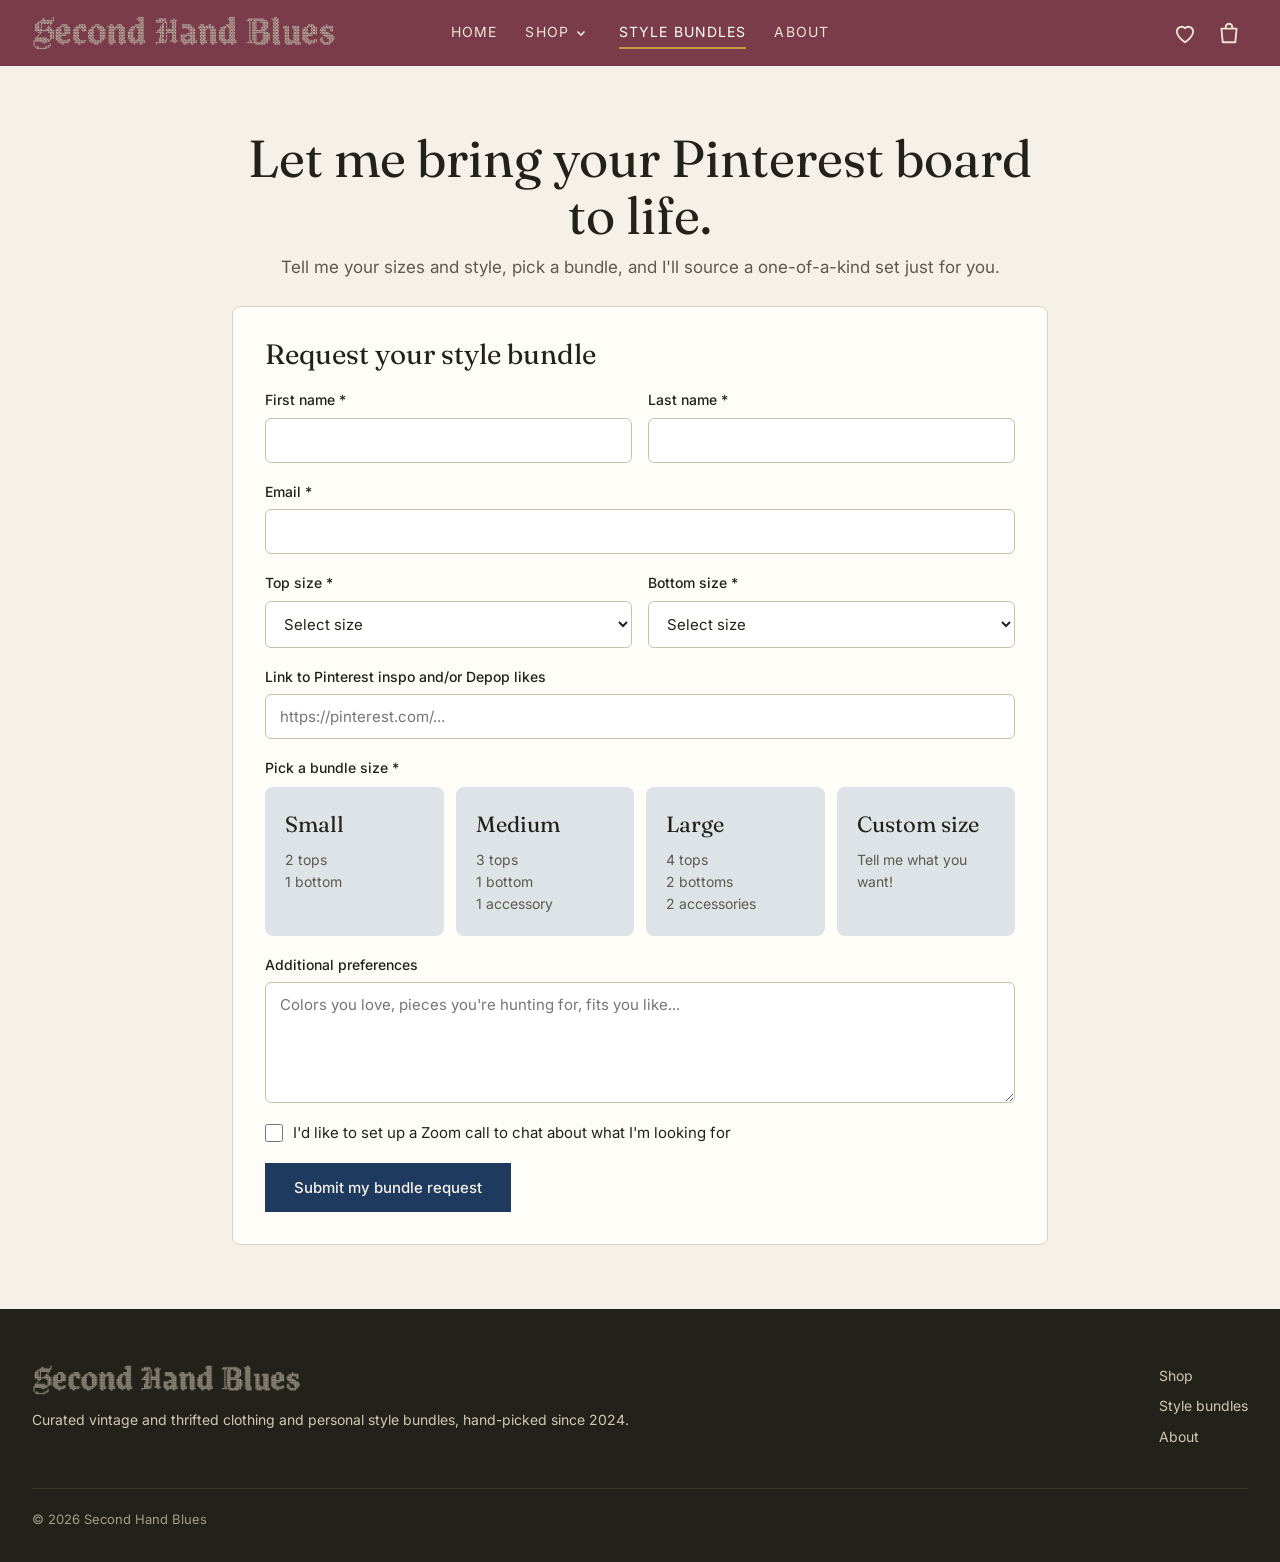
<file: secondhandblues-site-update/bundles.html>
<!DOCTYPE html>
<html lang="en">
<head>
<meta charset="UTF-8">
<meta name="viewport" content="width=device-width, initial-scale=1.0">
<title>Style bundles | Second Hand Blues</title>
<meta name="description" content="Second Hand Blues: curated vintage and thrifted clothing and personal style bundles, hand-picked one piece at a time.">
<link rel="preconnect" href="https://fonts.googleapis.com">
<link rel="preconnect" href="https://fonts.gstatic.com" crossorigin>
<link href="https://fonts.googleapis.com/css2?family=Fraunces:opsz,wght@9..144,400;9..144,500&family=Inter:wght@400;500&display=swap" rel="stylesheet">
<link rel="stylesheet" href="styles.css">
</head>
<body class="bundles">
<header class="site-header">
  <div class="wrap header-bar">
    <a class="logo" href="index.html"><img src="logo-line.png" alt="Second Hand Blues home" width="2400" height="268"></a>
    <nav class="main-nav" aria-label="Main">
      <a href="index.html">Home</a>
      <div class="nav-dd">
        <a href="shop.html">Shop</a><button class="dd-caret" type="button" aria-expanded="false" aria-controls="shopMenu" aria-label="Show shop categories"><svg viewBox="0 0 12 12" aria-hidden="true"><path d="M2.5 4.5 6 8l3.5-3.5"/></svg></button>
        <div class="dd-panel" id="shopMenu"><div class="dd-inner"><div class="dd-col"><a class="dd-cat" href="shop.html?cat=Tops">Tops</a><ul><li><a href="shop.html?cat=Tops&amp;sub=Tank%20tops%20%26%20camis">Tank tops &amp; camis</a></li><li><a href="shop.html?cat=Tops&amp;sub=Tees">Tees</a></li><li><a href="shop.html?cat=Tops&amp;sub=Long%20sleeves">Long sleeves</a></li><li><a href="shop.html?cat=Tops&amp;sub=Sweaters%20%26%20cardigans">Sweaters &amp; cardigans</a></li><li><a href="shop.html?cat=Tops&amp;sub=Blouses%20%26%20tops">Blouses &amp; tops</a></li><li><a href="shop.html?cat=Tops&amp;sub=Bodysuits">Bodysuits</a></li><li><a href="shop.html?cat=Tops&amp;sub=Outerwear">Outerwear</a></li></ul></div><div class="dd-col"><a class="dd-cat" href="shop.html?cat=Bottoms">Bottoms</a><ul><li><a href="shop.html?cat=Bottoms&amp;sub=Jeans">Jeans</a></li><li><a href="shop.html?cat=Bottoms&amp;sub=Shorts">Shorts</a></li><li><a href="shop.html?cat=Bottoms&amp;sub=Skirts">Skirts</a></li><li><a href="shop.html?cat=Bottoms&amp;sub=Pants">Pants</a></li></ul></div><div class="dd-col"><a class="dd-cat" href="shop.html?cat=Dresses">Dresses</a><ul><li><a href="shop.html?cat=Dresses&amp;sub=Mini%20dresses">Mini dresses</a></li><li><a href="shop.html?cat=Dresses&amp;sub=Midi%20%26%20maxi%20dresses">Midi &amp; maxi dresses</a></li><li><a href="shop.html?cat=Dresses&amp;sub=Slip%20dresses">Slip dresses</a></li></ul></div><div class="dd-col"><a class="dd-cat" href="shop.html?cat=Shoes">Shoes</a><ul><li><a href="shop.html?cat=Shoes&amp;sub=Sneakers">Sneakers</a></li><li><a href="shop.html?cat=Shoes&amp;sub=Flats">Flats</a></li><li><a href="shop.html?cat=Shoes&amp;sub=Boots">Boots</a></li><li><a href="shop.html?cat=Shoes&amp;sub=Sandals%20%26%20heels">Sandals &amp; heels</a></li></ul></div><div class="dd-col"><a class="dd-cat" href="shop.html?cat=Accessories">Accessories</a><ul><li><a href="shop.html?cat=Accessories&amp;sub=Bags">Bags</a></li><li><a href="shop.html?cat=Accessories&amp;sub=Jewelry">Jewelry</a></li><li><a href="shop.html?cat=Accessories&amp;sub=Hats%20%26%20headbands">Hats &amp; headbands</a></li><li><a href="shop.html?cat=Accessories&amp;sub=Sunglasses">Sunglasses</a></li></ul></div></div></div>
      </div>
      <a href="bundles.html" class="active" aria-current="page">Style bundles</a>
      <a href="about.html">About</a>
    </nav>
    <div class="header-icons">
      <button class="fav-toggle icon-btn" type="button" aria-label="Favorites" aria-controls="favDrawer" aria-expanded="false">
        <svg viewBox="0 0 24 24" aria-hidden="true"><path d="M12 20.5s-7.5-4.6-7.5-10.1A4.4 4.4 0 0 1 12 7.6a4.4 4.4 0 0 1 7.5 2.8c0 5.5-7.5 10.1-7.5 10.1z"/></svg>
        <span class="fav-count" hidden>0</span>
      </button>
      <button class="cart-toggle icon-btn" type="button" aria-label="Shopping bag">
        <svg viewBox="0 0 24 24" aria-hidden="true"><path d="M5 8h14l-1.2 12.5H6.2L5 8z"/><path d="M9 8V6.5a3 3 0 0 1 6 0V8"/></svg>
        <span class="cart-count" hidden>0</span>
      </button>
    </div>
  </div>
</header>
<aside id="favDrawer" class="fav-drawer" aria-label="Favorites" hidden>
  <div class="fav-drawer-head"><h2>Favorites</h2><button class="fav-close" type="button" aria-label="Close favorites">&times;</button></div>
  <div class="fav-list"></div>
</aside>
<div class="fav-scrim" hidden></div>
<main class="wrap" style="padding-bottom: 4rem; max-width: 880px;">
  <div class="page-header">
    <h1>Let me bring your Pinterest board to life.</h1>
    <p>Tell me your sizes and style, pick a bundle, and I'll source a one-of-a-kind set just for you.</p>
  </div>
  <div class="form-card">
    <h2>Request your style bundle</h2>
    <form id="bundleForm" class="bundle-form">
      <div class="form-row">
        <div class="form-group"><label for="firstName">First name *</label><input type="text" id="firstName" name="firstName" autocomplete="given-name" required></div>
        <div class="form-group"><label for="lastName">Last name *</label><input type="text" id="lastName" name="lastName" autocomplete="family-name" required></div>
      </div>
      <div class="form-group"><label for="email">Email *</label><input type="email" id="email" name="email" autocomplete="email" required></div>
      <div class="form-row">
        <div class="form-group"><label for="topSize">Top size *</label><select id="topSize" name="topSize" required><option value="">Select size</option><option value="XS">XS</option><option value="S">S</option><option value="M">M</option><option value="L">L</option><option value="XL">XL</option><option value="XXL">XXL</option></select></div>
        <div class="form-group"><label for="bottomSize">Bottom size *</label><select id="bottomSize" name="bottomSize" required><option value="">Select size</option><option value="XS">XS</option><option value="S">S</option><option value="M">M</option><option value="L">L</option><option value="XL">XL</option><option value="XXL">XXL</option><option value="24">24</option><option value="25">25</option><option value="26">26</option><option value="27">27</option><option value="28">28</option><option value="29">29</option><option value="30">30</option><option value="31">31</option><option value="32">32</option></select></div>
      </div>
      <div class="form-group"><label for="pinterestLink">Link to Pinterest inspo and/or Depop likes</label><input type="url" id="pinterestLink" name="pinterestLink" placeholder="https://pinterest.com/..."></div>
      <fieldset class="form-group" style="border: 0;">
        <legend class="field-label" style="margin-bottom: 8px;">Pick a bundle size *</legend>
        <div class="bundle-options">
          <label class="bundle-option"><input type="radio" name="bundleSize" value="small" required><div class="bundle-card"><h4>Small</h4><ul><li>2 tops</li><li>1 bottom</li></ul></div></label>
          <label class="bundle-option"><input type="radio" name="bundleSize" value="medium"><div class="bundle-card"><h4>Medium</h4><ul><li>3 tops</li><li>1 bottom</li><li>1 accessory</li></ul></div></label>
          <label class="bundle-option"><input type="radio" name="bundleSize" value="large"><div class="bundle-card"><h4>Large</h4><ul><li>4 tops</li><li>2 bottoms</li><li>2 accessories</li></ul></div></label>
          <label class="bundle-option"><input type="radio" name="bundleSize" value="custom"><div class="bundle-card"><h4>Custom size</h4><p>Tell me what you want!</p></div></label>
        </div>
      </fieldset>
      <div class="form-group"><label for="preferences">Additional preferences</label><textarea id="preferences" name="preferences" rows="5" placeholder="Colors you love, pieces you're hunting for, fits you like..."></textarea></div>
      <div class="form-group checkbox-group"><label><input type="checkbox" name="zoomCall" value="yes"> I'd like to set up a Zoom call to chat about what I'm looking for</label></div>
      <button type="submit" class="btn btn-ink">Submit my bundle request</button>
    </form>
  </div>
</main>
<footer class="site-footer">
  <div class="wrap">
    <div class="footer-inner">
      <div class="footer-brand">
        <img src="logo-line.png" alt="Second Hand Blues" width="2400" height="268">
        <p>Curated vintage and thrifted clothing and personal style bundles, hand-picked since 2024.</p>
      </div>
      <nav class="footer-col" aria-label="Site">
        <a href="shop.html">Shop</a>
        <a href="bundles.html">Style bundles</a>
        <a href="about.html">About</a>
      </nav>
    </div>
    <div class="footer-bottom">&copy; 2026 Second Hand Blues</div>
  </div>
</footer>
<script src="shop.js"></script>
<script>
  var bundleForm = document.getElementById('bundleForm');
  bundleForm.addEventListener('submit', function (e) {
    e.preventDefault();
    var data = Object.fromEntries(new FormData(bundleForm));
    alert('Thank you for your bundle request, ' + data.firstName + '! I\'ll be in touch soon via email at ' + data.email + ' to discuss your custom bundle.');
    bundleForm.reset();
    // To actually receive requests, connect this form to Formspree (formspree.io) or EmailJS.
  });
</script>
</body>
</html>
</file>
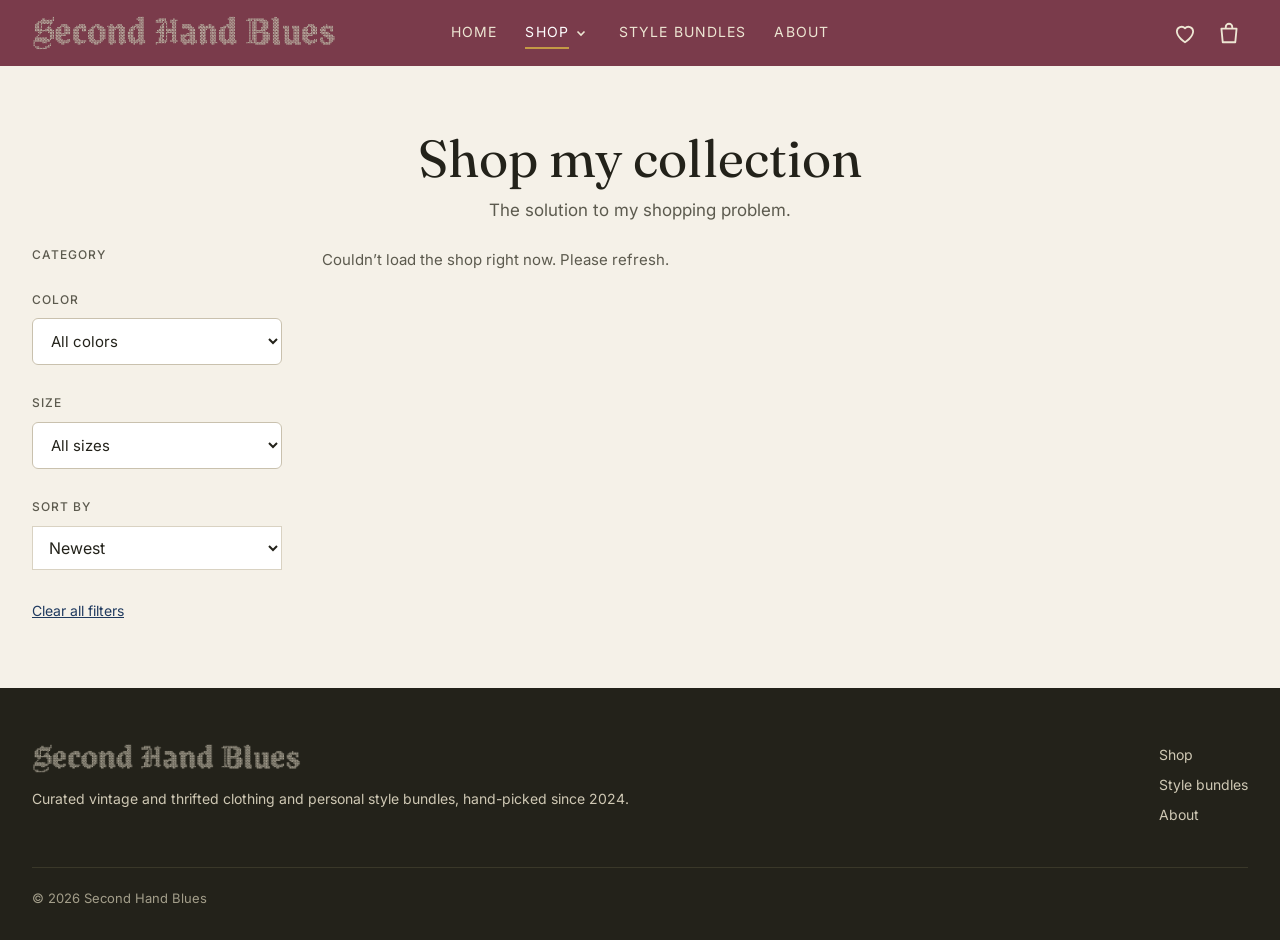
<file: secondhandblues-site-update/shop.html>
<!DOCTYPE html>
<html lang="en">
<head>
<meta charset="UTF-8">
<meta name="viewport" content="width=device-width, initial-scale=1.0">
<title>Shop | Second Hand Blues</title>
<meta name="description" content="Second Hand Blues: curated vintage and thrifted clothing and personal style bundles, hand-picked one piece at a time.">
<link rel="preconnect" href="https://fonts.googleapis.com">
<link rel="preconnect" href="https://fonts.gstatic.com" crossorigin>
<link href="https://fonts.googleapis.com/css2?family=Fraunces:opsz,wght@9..144,400;9..144,500&family=Inter:wght@400;500&display=swap" rel="stylesheet">
<link rel="stylesheet" href="styles.css">
</head>
<body class="shop">
<header class="site-header">
  <div class="wrap header-bar">
    <a class="logo" href="index.html"><img src="logo-line.png" alt="Second Hand Blues home" width="2400" height="268"></a>
    <nav class="main-nav" aria-label="Main">
      <a href="index.html">Home</a>
      <div class="nav-dd">
        <a href="shop.html" class="active" aria-current="page">Shop</a><button class="dd-caret" type="button" aria-expanded="false" aria-controls="shopMenu" aria-label="Show shop categories"><svg viewBox="0 0 12 12" aria-hidden="true"><path d="M2.5 4.5 6 8l3.5-3.5"/></svg></button>
        <div class="dd-panel" id="shopMenu"><div class="dd-inner"><div class="dd-col"><a class="dd-cat" href="shop.html?cat=Tops">Tops</a><ul><li><a href="shop.html?cat=Tops&amp;sub=Tank%20tops%20%26%20camis">Tank tops &amp; camis</a></li><li><a href="shop.html?cat=Tops&amp;sub=Tees">Tees</a></li><li><a href="shop.html?cat=Tops&amp;sub=Long%20sleeves">Long sleeves</a></li><li><a href="shop.html?cat=Tops&amp;sub=Sweaters%20%26%20cardigans">Sweaters &amp; cardigans</a></li><li><a href="shop.html?cat=Tops&amp;sub=Blouses%20%26%20tops">Blouses &amp; tops</a></li><li><a href="shop.html?cat=Tops&amp;sub=Bodysuits">Bodysuits</a></li><li><a href="shop.html?cat=Tops&amp;sub=Outerwear">Outerwear</a></li></ul></div><div class="dd-col"><a class="dd-cat" href="shop.html?cat=Bottoms">Bottoms</a><ul><li><a href="shop.html?cat=Bottoms&amp;sub=Jeans">Jeans</a></li><li><a href="shop.html?cat=Bottoms&amp;sub=Shorts">Shorts</a></li><li><a href="shop.html?cat=Bottoms&amp;sub=Skirts">Skirts</a></li><li><a href="shop.html?cat=Bottoms&amp;sub=Pants">Pants</a></li></ul></div><div class="dd-col"><a class="dd-cat" href="shop.html?cat=Dresses">Dresses</a><ul><li><a href="shop.html?cat=Dresses&amp;sub=Mini%20dresses">Mini dresses</a></li><li><a href="shop.html?cat=Dresses&amp;sub=Midi%20%26%20maxi%20dresses">Midi &amp; maxi dresses</a></li><li><a href="shop.html?cat=Dresses&amp;sub=Slip%20dresses">Slip dresses</a></li></ul></div><div class="dd-col"><a class="dd-cat" href="shop.html?cat=Shoes">Shoes</a><ul><li><a href="shop.html?cat=Shoes&amp;sub=Sneakers">Sneakers</a></li><li><a href="shop.html?cat=Shoes&amp;sub=Flats">Flats</a></li><li><a href="shop.html?cat=Shoes&amp;sub=Boots">Boots</a></li><li><a href="shop.html?cat=Shoes&amp;sub=Sandals%20%26%20heels">Sandals &amp; heels</a></li></ul></div><div class="dd-col"><a class="dd-cat" href="shop.html?cat=Accessories">Accessories</a><ul><li><a href="shop.html?cat=Accessories&amp;sub=Bags">Bags</a></li><li><a href="shop.html?cat=Accessories&amp;sub=Jewelry">Jewelry</a></li><li><a href="shop.html?cat=Accessories&amp;sub=Hats%20%26%20headbands">Hats &amp; headbands</a></li><li><a href="shop.html?cat=Accessories&amp;sub=Sunglasses">Sunglasses</a></li></ul></div></div></div>
      </div>
      <a href="bundles.html">Style bundles</a>
      <a href="about.html">About</a>
    </nav>
    <div class="header-icons">
      <button class="fav-toggle icon-btn" type="button" aria-label="Favorites" aria-controls="favDrawer" aria-expanded="false">
        <svg viewBox="0 0 24 24" aria-hidden="true"><path d="M12 20.5s-7.5-4.6-7.5-10.1A4.4 4.4 0 0 1 12 7.6a4.4 4.4 0 0 1 7.5 2.8c0 5.5-7.5 10.1-7.5 10.1z"/></svg>
        <span class="fav-count" hidden>0</span>
      </button>
      <button class="cart-toggle icon-btn" type="button" aria-label="Shopping bag">
        <svg viewBox="0 0 24 24" aria-hidden="true"><path d="M5 8h14l-1.2 12.5H6.2L5 8z"/><path d="M9 8V6.5a3 3 0 0 1 6 0V8"/></svg>
        <span class="cart-count" hidden>0</span>
      </button>
    </div>
  </div>
</header>
<aside id="favDrawer" class="fav-drawer" aria-label="Favorites" hidden>
  <div class="fav-drawer-head"><h2>Favorites</h2><button class="fav-close" type="button" aria-label="Close favorites">&times;</button></div>
  <div class="fav-list"></div>
</aside>
<div class="fav-scrim" hidden></div>
<main class="wrap" style="padding-bottom: 4rem;">
  <div class="page-header">
    <h1>Shop my collection</h1>
    <p>The solution to my shopping problem.</p>
  </div>
  <div class="shop-layout">
    <aside class="filters" aria-label="Filters">
      <button class="filters-toggle btn btn-ink" type="button" aria-expanded="false" aria-controls="filterPanel">Filter and sort</button>
      <div id="filterPanel" class="filter-panel">
        <div class="filter-group">
          <h2 class="filter-title">Category</h2>
          <ul class="cat-tree" id="catTree"></ul>
        </div>
        <div class="filter-group">
          <label class="filter-title" for="colorSelect">Color</label>
          <select id="colorSelect"><option value="">All colors</option></select>
        </div>
        <div class="filter-group">
          <label class="filter-title" for="sizeSelect">Size</label>
          <select id="sizeSelect"><option value="">All sizes</option></select>
        </div>
        <div class="filter-group">
          <label class="filter-title" for="sortSelect">Sort by</label>
          <select id="sortSelect">
            <option value="new">Newest</option>
            <option value="low">Price: low to high</option>
            <option value="high">Price: high to low</option>
          </select>
        </div>
        <button class="link-btn" type="button" id="clearFilters">Clear all filters</button>
      </div>
    </aside>
    <section class="results" aria-live="polite">
      <div class="results-bar"><span id="resultCount">Loading pieces&hellip;</span><span id="activeFilters" class="active-filters"></span></div>
      <div class="product-grid" id="productGrid"></div>
    </section>
  </div>
</main>
<footer class="site-footer">
  <div class="wrap">
    <div class="footer-inner">
      <div class="footer-brand">
        <img src="logo-line.png" alt="Second Hand Blues" width="2400" height="268">
        <p>Curated vintage and thrifted clothing and personal style bundles, hand-picked since 2024.</p>
      </div>
      <nav class="footer-col" aria-label="Site">
        <a href="shop.html">Shop</a>
        <a href="bundles.html">Style bundles</a>
        <a href="about.html">About</a>
      </nav>
    </div>
    <div class="footer-bottom">&copy; 2026 Second Hand Blues</div>
  </div>
</footer>
<script src="shop.js"></script>
<script>SHB.mountShop();</script>
</body>
</html>
</file>
<file: styles.css>
/* Second Hand Blues — Midnight still life palette */
:root {
  --olive-black: #23221A;
  --olive-line: #3A3829;
  --cream: #F5F1E8;
  --thread: #EDE6D3;
  --thread-muted: #CFC8B4;
  --ink: #1F3A5F;
  --ink-soft: #C9D3DE;
  --berry: #7A3B4B;
  --ochre: #C49A45;
  --dusty: #DDE3E6;
  --text: #23221A;
  --text-muted: #5C5A4E;
  --line: #D9D2C2;
  --serif: 'Fraunces', Georgia, serif;
  --sans: 'Inter', system-ui, -apple-system, sans-serif;
}

* { margin: 0; padding: 0; box-sizing: border-box; }

body {
  font-family: var(--sans);
  font-size: 16px;
  line-height: 1.6;
  background: var(--cream);
  color: var(--text);
}

img { max-width: 100%; display: block; }
a { color: var(--ink); }
a:hover { color: var(--berry); }

.wrap { max-width: 1280px; margin: 0 auto; padding: 0 2rem; }

/* Announcement bar */
.announce {
  background: var(--berry);
  color: var(--thread);
  text-align: center;
  font-size: 13px;
  letter-spacing: 0.08em;
  padding: 10px 16px;
}

/* Header */
.site-header { background: var(--olive-black); color: var(--thread); }
.header-inner {
  display: flex;
  flex-direction: column;
  align-items: center;
  gap: 14px;
  padding-top: 22px;
}
.logo img { height: 92px; width: auto; }
.main-nav {
  width: 100%;
  border-top: 1px solid var(--olive-line);
  display: flex;
  justify-content: center;
  flex-wrap: wrap;
  gap: 4px 36px;
  padding: 8px 0;
}
.main-nav a {
  color: var(--thread);
  text-decoration: none;
  font-size: 14px;
  letter-spacing: 0.08em;
  text-transform: uppercase;
  padding: 12px 0;
  border-bottom: 2px solid transparent;
}
.main-nav a:hover { color: var(--thread); border-bottom-color: var(--ochre); }
.main-nav a.active { border-bottom-color: var(--ochre); }

/* Buttons */
.btn {
  display: inline-block;
  padding: 14px 28px;
  border-radius: 999px;
  font-size: 15px;
  font-weight: 500;
  text-decoration: none;
  border: 1px solid transparent;
  cursor: pointer;
  font-family: var(--sans);
  transition: background 0.2s ease, color 0.2s ease;
}
.btn-cream { background: var(--thread); color: var(--ink); }
.btn-cream:hover { background: #FFFFFF; color: var(--ink); }
.btn-outline { border-color: var(--thread); color: var(--thread); }
.btn-outline:hover { background: var(--thread); color: var(--olive-black); }
.btn-ink { background: var(--ink); color: var(--cream); }
.btn-ink:hover { background: #2A4C78; color: var(--cream); }

.eyebrow {
  font-size: 13px;
  letter-spacing: 0.14em;
  text-transform: uppercase;
  color: var(--ochre);
}

h1, h2, h3 { font-family: var(--serif); font-weight: 400; line-height: 1.1; }

/* Hero */
.hero { background: var(--olive-black); color: var(--thread); padding-bottom: 4rem; }
.hero-inner { display: flex; flex-wrap: wrap; gap: 40px; align-items: stretch; }
.hero-copy {
  flex: 1 1 420px;
  display: flex;
  flex-direction: column;
  justify-content: center;
  gap: 24px;
  padding: 3rem 0;
}
.hero-copy h1 { font-size: clamp(40px, 5vw, 64px); }
.hero-copy p { color: var(--thread-muted); font-size: 17px; max-width: 440px; }
.hero-actions { display: flex; flex-wrap: wrap; gap: 12px; }
.hero-inner { justify-content: center; text-align: center; }
.hero-inner .hero-copy { align-items: center; max-width: 760px; }
.hero-inner .hero-copy p { margin: 0 auto; }
.hero-inner .hero-actions { justify-content: center; }
.split-solo { justify-content: center; text-align: center; background: var(--dusty); border-radius: 8px; padding: 3.5rem 2rem; }
.split-solo .split-copy { align-items: center; max-width: 640px; }
.split-solo .split-copy p { color: #3C3A30; }
.hero-photo { flex: 1 1 420px; min-height: 480px; border-radius: 4px; overflow: hidden; }
.hero-photo img { width: 100%; height: 100%; object-fit: cover; }

/* Sections */
.section { padding: 4rem 0; }
.section-head {
  display: flex;
  justify-content: space-between;
  align-items: baseline;
  flex-wrap: wrap;
  gap: 12px;
  margin-bottom: 24px;
}
.section-head h2 { font-size: 32px; }

.category-grid {
  display: grid;
  grid-template-columns: repeat(auto-fit, minmax(200px, 1fr));
  gap: 16px;
}
.category-card {
  background: var(--dusty);
  border-radius: 4px;
  padding: 28px 22px;
  min-height: 140px;
  display: flex;
  flex-direction: column;
  justify-content: space-between;
  text-decoration: none;
  color: var(--text);
  transition: background 0.2s ease;
}
.category-card:hover { background: #CDD6DB; color: var(--text); }
.category-card span:first-child { font-family: var(--serif); font-size: 24px; line-height: 1.15; }
.category-card span:last-child { font-size: 14px; color: var(--ink); }

/* Feature bands */
.band { padding: 4rem 0; }
.band-ink { background: var(--ink); color: var(--thread); }
.band-ink p { color: var(--ink-soft); }
.band-inner {
  display: flex;
  flex-wrap: wrap;
  justify-content: space-between;
  align-items: center;
  gap: 32px;
}
.band-copy { flex: 1 1 460px; display: flex; flex-direction: column; gap: 12px; }
.band-copy h2 { font-size: 40px; line-height: 1.15; }
.band-copy p { max-width: 540px; }

.split {
  display: flex;
  flex-wrap: wrap;
  gap: 40px;
  align-items: center;
}
.split-photo { flex: 1 1 400px; border-radius: 4px; overflow: hidden; }
.split-photo img { width: 100%; height: 100%; object-fit: cover; }
.split-copy { flex: 1 1 400px; display: flex; flex-direction: column; gap: 16px; align-items: flex-start; }
.split-copy h2 { font-size: 36px; }
.split-copy p { color: var(--text-muted); max-width: 480px; }

/* Page header for inner pages */
.page-header { padding: 3.5rem 0 1.5rem; text-align: center; }
.page-header h1 { font-size: clamp(36px, 4.5vw, 52px); margin-top: 8px; }
.page-header p { color: var(--text-muted); margin-top: 10px; font-size: 17px; }

/* Shop */
.collection-block { margin-top: 3.5rem; }
.collection-block h2 {
  font-size: 28px;
  padding-bottom: 14px;
  margin-bottom: 24px;
  border-bottom: 1px solid var(--line);
}
.collection-nav {
  display: flex;
  flex-wrap: wrap;
  justify-content: center;
  gap: 10px;
  margin-top: 1.5rem;
}
.collection-nav a {
  border: 1px solid var(--text);
  border-radius: 999px;
  padding: 8px 18px;
  font-size: 14px;
  color: var(--text);
  text-decoration: none;
}
.collection-nav a:hover { background: var(--text); color: var(--cream); }

/* Forms */
.form-card {
  background: #FFFDF8;
  border: 1px solid var(--line);
  border-radius: 8px;
  padding: 2rem;
}
.form-card h2, .form-card h3 { font-size: 28px; margin-bottom: 1.25rem; }
.form-row { display: grid; grid-template-columns: repeat(auto-fit, minmax(200px, 1fr)); gap: 16px; }
.form-group { display: flex; flex-direction: column; gap: 6px; margin-bottom: 18px; }
.form-group > label, .field-label { font-size: 14px; font-weight: 500; }
input[type="text"], input[type="email"], input[type="url"], select, textarea {
  width: 100%;
  font-family: var(--sans);
  font-size: 15px;
  color: var(--text);
  background: #FFFFFF;
  border: 1px solid #C9C1AE;
  border-radius: 6px;
  padding: 12px 14px;
  min-height: 44px;
}
input:focus, select:focus, textarea:focus { outline: 2px solid var(--ink); outline-offset: 1px; border-color: var(--ink); }
.contact-form input, .contact-form textarea { margin-bottom: 14px; }

.bundle-options { display: grid; grid-template-columns: repeat(auto-fit, minmax(150px, 1fr)); gap: 12px; }
.bundle-option { cursor: pointer; }
.bundle-option input { position: absolute; opacity: 0; pointer-events: none; }
.bundle-card {
  height: 100%;
  background: var(--dusty);
  border: 2px solid transparent;
  border-radius: 8px;
  padding: 18px;
  transition: border-color 0.2s ease, background 0.2s ease;
}
.bundle-card h4 { font-family: var(--serif); font-weight: 400; font-size: 22px; margin-bottom: 6px; }
.bundle-card ul { list-style: none; font-size: 14px; color: var(--text-muted); }
.bundle-card p { font-size: 14px; color: var(--text-muted); }
.bundle-option input:checked + .bundle-card { border-color: var(--ink); background: #CDD6DB; }
.bundle-option input:focus-visible + .bundle-card { outline: 2px solid var(--ink); outline-offset: 2px; }
.checkbox-group label { display: flex; gap: 10px; align-items: flex-start; font-size: 15px; font-weight: 400; }
.checkbox-group input { width: 18px; height: 18px; margin-top: 3px; accent-color: var(--ink); }

/* About */
.about-grid { display: flex; flex-wrap: wrap; gap: 48px; align-items: flex-start; padding-bottom: 4rem; }
.about-photo {
  flex: 1 1 300px;
  max-width: 420px;
  background: var(--dusty);
  border-radius: 4px;
  overflow: hidden;
  display: flex;
  justify-content: center;
}
.about-photo img { max-height: 640px; width: auto; }
.about-right { flex: 999 1 420px; display: flex; flex-direction: column; gap: 32px; }
.about-bio h2 { font-size: 34px; margin-bottom: 14px; }
.about-bio p { font-size: 17px; color: #3C3A30; max-width: 620px; }

/* Footer */
.site-footer { background: var(--olive-black); color: var(--thread-muted); padding: 3.5rem 0 2rem; font-size: 14px; }
.footer-inner { display: flex; flex-wrap: wrap; gap: 48px; justify-content: space-between; }
.footer-brand { flex: 1 1 260px; display: flex; flex-direction: column; gap: 14px; }
.footer-brand img { width: 220px; height: auto; }
.footer-col { display: flex; flex-direction: column; gap: 8px; }
.footer-col strong { color: var(--thread); font-weight: 500; }
.footer-col a { color: var(--thread-muted); text-decoration: none; }
.footer-col a:hover { color: var(--thread); }
.footer-bottom { border-top: 1px solid var(--olive-line); margin-top: 2.5rem; padding-top: 1.25rem; font-size: 13px; color: #A39E8A; }

@media (max-width: 640px) {
  .wrap { padding: 0 1.25rem; }
  .logo img { height: 64px; }
  .main-nav { gap: 2px 20px; }
  .main-nav a { font-size: 13px; }
  .hero-photo { min-height: 320px; }
  .band-copy h2 { font-size: 32px; }
  .form-card { padding: 1.25rem; }
  .category-grid { grid-template-columns: repeat(2, minmax(0, 1fr)); gap: 12px; }
  .category-card { min-height: 112px; padding: 18px 16px; }
  .category-card span:first-child { font-size: 19px; }
}

/* ---------- Homepage logo hero ---------- */
.sr-only { position: absolute; width: 1px; height: 1px; padding: 0; margin: -1px; overflow: hidden; clip: rect(0,0,0,0); border: 0; }
.home .site-header .logo { display: none; }
.home .header-inner { padding-top: 6px; }
.hero-logo { min-height: calc(100vh - 100px); min-height: calc(100svh - 100px); display: flex; align-items: center; padding: 2rem 0 3.5rem; }
.hero-logo-inner { display: flex; flex-direction: column; align-items: center; text-align: center; gap: 1.75rem; width: 100%; }
.hero-logo-img { width: min(92vw, 1180px); height: auto; }
.hero-tagline { font-family: var(--serif); font-size: clamp(20px, 2.6vw, 30px); color: var(--thread); margin: 0; max-width: 900px; }
.hero-tagline span { color: var(--ochre); padding: 0 .35em; }
.lead-strong { font-family: var(--serif); font-size: 24px; color: var(--berry) !important; }

/* ---------- Shop filters ---------- */
.shop-layout { display: grid; grid-template-columns: 250px 1fr; gap: 40px; align-items: start; }
.filters { position: sticky; top: 16px; }
.filters-toggle { display: none; width: 100%; }
.filter-group { margin-bottom: 1.75rem; }
.filter-title { display: block; font-family: var(--sans); font-size: 12px; font-weight: 500; letter-spacing: .08em; text-transform: uppercase; color: var(--text-muted); margin: 0 0 .6rem; }
.chip-row { display: flex; flex-wrap: wrap; gap: 8px; }
.chip { font: inherit; font-size: 14px; padding: 7px 14px; border-radius: 999px; border: 1px solid var(--line); background: transparent; color: var(--text); cursor: pointer; }
.chip:hover { border-color: var(--ink); }
.chip[aria-pressed="true"] { background: var(--ink); border-color: var(--ink); color: var(--cream); }
.cat-tree, .sub-list { list-style: none; margin: 0; padding: 0; }
.cat-btn, .sub-btn { font: inherit; display: flex; justify-content: space-between; width: 100%; text-align: left; background: none; border: 0; padding: 7px 0; cursor: pointer; color: var(--text); }
.cat-btn { font-family: var(--serif); font-size: 19px; border-bottom: 1px solid var(--line); }
.cat-btn[aria-pressed="true"], .cat-btn[aria-expanded="true"] { color: var(--ink); }
.sub-list { padding: 4px 0 8px 14px; border-left: 2px solid var(--ink-soft); margin: 6px 0 4px; }
.sub-btn { font-size: 15px; padding: 5px 0; color: var(--text-muted); }
.sub-btn:hover:not(:disabled), .cat-btn:hover { color: var(--berry); }
.sub-btn[aria-pressed="true"] { color: var(--ink); font-weight: 500; }
.sub-btn:disabled { opacity: .4; cursor: default; }
.count { font-family: var(--sans); font-size: 13px; color: var(--text-muted); font-weight: 400; }
#sortSelect { width: 100%; font: inherit; padding: 10px 12px; border: 1px solid var(--line); border-radius: 6px; background: #fff; color: var(--text); }
.check { display: flex; gap: 8px; align-items: center; font-size: 15px; cursor: pointer; }
.link-btn { font: inherit; font-size: 14px; background: none; border: 0; padding: 0; color: var(--ink); text-decoration: underline; cursor: pointer; }
.results-bar { font-size: 15px; color: var(--text-muted); margin-bottom: 1.25rem; }
#activeFilters { color: var(--ink); }
.product-grid { display: grid; grid-template-columns: repeat(auto-fill, minmax(200px, 1fr)); gap: 28px 20px; }
.product-card { font: inherit; text-align: left; background: none; border: 0; padding: 0; cursor: pointer; display: flex; flex-direction: column; gap: 6px; color: var(--text); }
.product-img { position: relative; display: block; aspect-ratio: 1 / 1; background: #C6D6E4; border-radius: 6px; overflow: hidden; margin-bottom: 6px; }
.product-img img { width: 100%; height: 100%; object-fit: cover; transition: transform .35s ease; }
.product-card:hover .product-img img { transform: scale(1.03); }
.product-card:focus-visible { outline: 2px solid var(--ink); outline-offset: 4px; border-radius: 6px; }
.product-title { font-family: var(--serif); font-size: 17px; line-height: 1.25; }
.product-price { font-size: 15px; color: var(--text-muted); }
.is-sold .product-img img { opacity: .55; }
.sold-badge { position: absolute; top: 10px; left: 10px; background: var(--olive-black); color: var(--thread); font-size: 12px; letter-spacing: .06em; text-transform: uppercase; padding: 4px 10px; border-radius: 999px; }
.empty { grid-column: 1 / -1; color: var(--text-muted); padding: 2rem 0; }
@media (max-width: 820px) {
  .shop-layout { grid-template-columns: 1fr; gap: 20px; }
  .filters { position: static; }
  .filters-toggle { display: block; }
  .filter-panel { display: none; padding-top: 1.25rem; }
  .filters.open .filter-panel { display: block; }
  .product-grid { grid-template-columns: repeat(2, 1fr); gap: 22px 14px; }
}
.home .main-nav { border-top: 0; }
.hero-logo .hero-actions { justify-content: center; }
.about-bio p + p { margin-top: 1em; }
.about-bio p { line-height: 1.65; }
@media (max-width: 600px) {
  .hero-tagline span { display: block; height: 0; overflow: hidden; }
}

/* ======== Nov 24 redesign ======== */
/* Header: berry bar, logo left, nav inline, favorites heart right */
.site-header { background: var(--berry); color: var(--thread); position: sticky; top: 0; z-index: 40; }
.header-bar { display: flex; align-items: center; gap: 28px; padding-top: 14px; padding-bottom: 14px; flex-direction: row; }
.site-header .logo { display: block; flex: 0 0 auto; }
.site-header .logo img { height: 34px; width: auto; display: block; }
.home .site-header .logo { display: none; }
.site-header .main-nav { width: auto; border-top: 0; padding: 0; justify-content: flex-start; gap: 4px 28px; flex: 1 1 auto; }
.main-nav a { color: var(--thread); border-bottom: 2px solid transparent; padding: 4px 0; }
.main-nav a:hover, .main-nav a.active { color: #fff; border-bottom-color: var(--ochre); }
.fav-toggle { position: relative; margin-left: auto; background: none; border: 0; padding: 6px; cursor: pointer; color: var(--thread); line-height: 0; }
.fav-toggle svg { width: 26px; height: 26px; fill: none; stroke: currentColor; stroke-width: 1.7; }
.fav-toggle:hover svg { fill: currentColor; }
.fav-count { position: absolute; top: -2px; right: -4px; min-width: 18px; height: 18px; padding: 0 4px; background: var(--ochre); color: var(--olive-black); font-size: 11px; font-weight: 500; line-height: 18px; text-align: center; }

/* Square buttons everywhere */
.btn, .chip, button.btn, .filters-toggle, .carousel-arrow, #sortSelect { border-radius: 0 !important; }

/* Hero with photo */
.hero-photo-band { position: relative; min-height: calc(100vh - 62px); min-height: calc(100svh - 62px); display: flex; align-items: center; justify-content: center;
  background: url('hero-rack.jpg') center 45% / cover no-repeat; }
.hero-photo-band::before { content: ''; position: absolute; inset: 0; background: linear-gradient(180deg, rgba(35,34,26,.55), rgba(35,34,26,.45) 55%, rgba(35,34,26,.65)); }
.hero-overlay { position: relative; display: flex; flex-direction: column; align-items: center; text-align: center; gap: 1.5rem; padding: 3rem 1.25rem; width: 100%; }
.hero-photo-band .hero-logo-img { width: min(90vw, 1000px); height: auto; filter: drop-shadow(0 4px 18px rgba(0,0,0,.45)); }
.hero-photo-band .hero-tagline { color: var(--thread); text-shadow: 0 2px 10px rgba(0,0,0,.5); }
.hero-photo-band .hero-actions { justify-content: center; }

.section-tight { padding-top: 1rem; }
.section-sub { color: var(--text-muted); margin: -0.5rem 0 1.25rem; }
.cat-row { margin-bottom: 2.75rem; }

/* Carousel */
.carousel { position: relative; }
.carousel-track { display: grid; grid-auto-flow: column; grid-auto-columns: calc((100% - 3 * 20px) / 4); gap: 20px; overflow-x: auto; scroll-snap-type: x mandatory; scrollbar-width: none; padding-bottom: 4px; }
.carousel-track::-webkit-scrollbar { display: none; }
.carousel-item { scroll-snap-align: start; min-width: 0; }
.carousel-arrow { position: absolute; top: calc(50% - 40px); transform: translateY(-50%); z-index: 2; width: 42px; height: 42px; border: 1px solid var(--line); background: var(--cream); color: var(--ink); font-size: 26px; line-height: 1; cursor: pointer; display: flex; align-items: center; justify-content: center; }
.carousel-arrow:hover:not(:disabled) { background: var(--ink); color: var(--cream); border-color: var(--ink); }
.carousel-arrow:disabled { opacity: 0; pointer-events: none; }
.carousel-arrow.prev { left: -14px; } .carousel-arrow.next { right: -14px; }

/* Product cards: hover second photo + heart */
.product-card { position: relative; display: block; }
.product-open { font: inherit; text-align: left; background: none; border: 0; padding: 0; cursor: pointer; display: flex; flex-direction: column; gap: 6px; color: var(--text); width: 100%; }
.product-open:focus-visible { outline: 2px solid var(--ink); outline-offset: 4px; }
.product-img { position: relative; display: block; aspect-ratio: 1 / 1; background: #C6D6E4; overflow: hidden; margin-bottom: 6px; border-radius: 0; }
.product-img img { position: absolute; inset: 0; width: 100%; height: 100%; object-fit: cover; transition: opacity .3s ease, transform .35s ease; }
.product-img .img-alt { opacity: 0; }
.product-card:hover .has-alt .img-alt, .product-open:focus-visible .has-alt .img-alt { opacity: 1; }
.product-card:hover .has-alt .img-main { opacity: 0; }
.product-card:hover .product-img img { transform: none; }
.heart-btn { position: absolute; top: 8px; right: 8px; width: 38px; height: 38px; display: flex; align-items: center; justify-content: center; background: rgba(245,241,232,.85); border: 0; cursor: pointer; color: var(--berry); padding: 0; }
.heart-btn svg { width: 22px; height: 22px; fill: none; stroke: currentColor; stroke-width: 1.8; transition: fill .15s ease; }
.heart-btn:hover svg, .heart-btn.is-fav svg { fill: currentColor; }
.heart-btn:focus-visible { outline: 2px solid var(--ink); outline-offset: 2px; }

/* Favorites drawer */
.fav-scrim { position: fixed; inset: 0; background: rgba(35,34,26,.45); z-index: 60; }
.fav-drawer { position: fixed; top: 0; right: 0; bottom: 0; width: min(400px, 92vw); background: var(--cream); z-index: 70; box-shadow: -8px 0 30px rgba(0,0,0,.18); display: flex; flex-direction: column; }
.fav-drawer[hidden], .fav-scrim[hidden] { display: none; }
.fav-drawer-head { display: flex; align-items: center; justify-content: space-between; padding: 20px 22px; border-bottom: 1px solid var(--line); }
.fav-drawer-head h2 { font-size: 26px; margin: 0; }
.fav-close { background: none; border: 0; font-size: 30px; line-height: 1; cursor: pointer; color: var(--text); }
.fav-list { overflow-y: auto; padding: 14px 22px; display: flex; flex-direction: column; gap: 14px; }
.fav-item { display: flex; align-items: center; gap: 10px; }
.fav-open { flex: 1; display: flex; gap: 14px; align-items: center; background: none; border: 0; padding: 0; text-align: left; cursor: pointer; font: inherit; color: var(--text); }
.fav-open img { width: 80px; height: 80px; object-fit: cover; background: #C6D6E4; }
.fav-text { display: flex; flex-direction: column; gap: 4px; }
.fav-title { font-family: var(--serif); font-size: 16px; line-height: 1.25; }
.fav-price { font-size: 14px; color: var(--text-muted); }
.fav-remove { background: none; border: 0; font-size: 22px; cursor: pointer; color: var(--text-muted); padding: 4px 8px; }
.fav-empty { color: var(--text-muted); }

/* Footer logo */
.footer-brand img { height: 30px; width: auto; }

@media (max-width: 820px) {
  .header-bar { gap: 14px; flex-wrap: wrap; }
  .site-header .logo img { height: 24px; }
  .site-header .main-nav { order: 3; flex-basis: 100%; gap: 4px 20px; }
  .home .site-header .main-nav { order: 0; flex-basis: auto; }
  .carousel-track { grid-auto-columns: 70%; gap: 14px; }
  .carousel-arrow { display: none; }
}
.hero-photo-band::before { background: linear-gradient(180deg, rgba(35,34,26,.68), rgba(35,34,26,.58) 50%, rgba(35,34,26,.75)); }
.hero-photo-band .hero-logo-img { filter: drop-shadow(0 2px 3px rgba(0,0,0,.7)) drop-shadow(0 6px 24px rgba(0,0,0,.55)); }
@media (max-width: 820px) {
  .home .header-bar { flex-wrap: nowrap; }
  .home .site-header .main-nav { flex-wrap: nowrap; gap: 14px; }
  .home .main-nav a { font-size: 13px; letter-spacing: .04em; }
}

/* ===== Nov 24 v2: centered nav, shop dropdown, cart, heart, filter chips ===== */
.header-bar { display: grid; grid-template-columns: 1fr auto 1fr; align-items: center; gap: 24px; }
.site-header .logo, .logo-spacer { justify-self: start; }
.home .site-header .logo { display: none; }
.site-header .main-nav { justify-self: center; justify-content: center; flex: none; align-items: center; }
.header-icons { justify-self: end; display: flex; align-items: center; gap: 6px; }
.icon-btn { position: relative; background: none; border: 0; padding: 6px; cursor: pointer; color: var(--thread); line-height: 0; margin: 0; }
.icon-btn svg { width: 26px; height: 26px; fill: none; stroke: currentColor; stroke-width: 1.7; stroke-linejoin: round; }
.fav-toggle:hover svg { fill: currentColor; }
.cart-toggle:hover { color: #fff; }
.fav-count, .cart-count { position: absolute; top: 0; right: -2px; min-width: 18px; height: 18px; padding: 0 4px; background: var(--ochre); color: var(--olive-black); font-size: 11px; font-weight: 500; line-height: 18px; text-align: center; border-radius: 9px; }
.fav-count[hidden], .cart-count[hidden] { display: none; }
.shopify-buy-frame--toggle { display: none !important; }

/* Shop dropdown */
.nav-dd { position: relative; display: flex; align-items: center; gap: 2px; }
.dd-caret { background: none; border: 0; color: var(--thread); cursor: pointer; padding: 4px; line-height: 0; }
.dd-caret svg { width: 12px; height: 12px; fill: none; stroke: currentColor; stroke-width: 1.6; transition: transform .2s ease; }
.nav-dd.open .dd-caret svg, .nav-dd:hover .dd-caret svg { transform: rotate(180deg); }
.dd-panel { position: absolute; top: 100%; left: 50%; transform: translateX(-50%); padding-top: 16px; z-index: 50; display: none; }
.nav-dd:hover .dd-panel, .nav-dd.open .dd-panel { display: block; }
.dd-inner { background: var(--cream); color: var(--text); border-top: 3px solid var(--berry); box-shadow: 0 14px 34px rgba(0,0,0,.18); padding: 26px 30px; display: grid; grid-template-columns: repeat(5, minmax(120px, auto)); gap: 28px; width: max-content; max-width: 94vw; }
.dd-col ul { list-style: none; margin: 10px 0 0; padding: 0; display: flex; flex-direction: column; gap: 6px; }
.main-nav .dd-inner a { color: var(--text); border: 0; padding: 0; font-size: 14px; letter-spacing: 0; text-transform: none; }
.main-nav .dd-inner a.dd-cat { font-family: var(--serif); font-size: 18px; color: var(--ink); }
.main-nav .dd-inner a:hover { color: var(--berry); text-decoration: underline; text-underline-offset: 3px; }

/* Heart: heart-shaped, appears on hover */
.heart-btn { background: none; width: 40px; height: 40px; top: 6px; right: 6px; opacity: 0; transition: opacity .15s ease; }
.heart-btn svg { width: 26px; height: 26px; filter: drop-shadow(0 1px 2px rgba(35,34,26,.25)); }
.product-card:hover .heart-btn, .heart-btn:focus-visible { opacity: 1; }
@media (hover: none) { .heart-btn { opacity: 1; } }

/* Footer: unstretched logo */
.footer-brand img { align-self: flex-start; height: 30px; width: auto; max-width: 100%; object-fit: contain; }

/* Active filter chips */
.results-bar { display: flex; flex-wrap: wrap; align-items: center; gap: 8px 10px; }
.active-filters { display: inline-flex; flex-wrap: wrap; gap: 8px; }
.filter-chip { font: inherit; font-size: 14px; display: inline-flex; align-items: center; gap: 6px; background: var(--dusty); color: var(--ink); border: 0; padding: 4px 10px; cursor: pointer; }
.chip-x { display: inline-block; width: 0; overflow: hidden; opacity: 0; font-size: 17px; line-height: 1; transition: width .15s ease, opacity .15s ease; }
.filter-chip:hover .chip-x, .filter-chip:focus-visible .chip-x { width: 12px; opacity: 1; }
.filter-chip:hover { background: var(--ink-soft); }
@media (hover: none) { .chip-x { width: 12px; opacity: 1; } }
.filter-group select { width: 100%; }

/* No results */
.empty-search { text-align: center; padding: 3.5rem 1rem; display: flex; flex-direction: column; align-items: center; gap: 12px; }
.empty-search h2 { font-size: 28px; color: var(--text); }
.empty-search p { max-width: 420px; }

@media (max-width: 760px) {
  .header-bar { grid-template-columns: 1fr auto; row-gap: 8px; }
  .site-header .main-nav { grid-column: 1 / -1; grid-row: 2; order: 0; flex-basis: auto; }
  .home .header-bar { grid-template-columns: 1fr auto; }
  .home .site-header .main-nav { grid-column: 1; grid-row: 1; justify-self: start; }
  .logo-spacer { display: none; }
  .dd-panel { position: fixed; left: 0; right: 0; transform: none; top: auto; padding-top: 10px; }
  .dd-inner { grid-template-columns: repeat(2, 1fr); width: auto; max-width: none; gap: 20px; padding: 20px; }
  .nav-dd:hover .dd-panel { display: none; }
  .nav-dd.open .dd-panel { display: block; }
}
</file>
<file: secondhandblues-site-update/styles.css>
/* Second Hand Blues — Midnight still life palette */
:root {
  --olive-black: #23221A;
  --olive-line: #3A3829;
  --cream: #F5F1E8;
  --thread: #EDE6D3;
  --thread-muted: #CFC8B4;
  --ink: #1F3A5F;
  --ink-soft: #C9D3DE;
  --berry: #7A3B4B;
  --ochre: #C49A45;
  --dusty: #DDE3E6;
  --text: #23221A;
  --text-muted: #5C5A4E;
  --line: #D9D2C2;
  --serif: 'Fraunces', Georgia, serif;
  --sans: 'Inter', system-ui, -apple-system, sans-serif;
}

* { margin: 0; padding: 0; box-sizing: border-box; }

body {
  font-family: var(--sans);
  font-size: 16px;
  line-height: 1.6;
  background: var(--cream);
  color: var(--text);
}

img { max-width: 100%; display: block; }
a { color: var(--ink); }
a:hover { color: var(--berry); }

.wrap { max-width: 1280px; margin: 0 auto; padding: 0 2rem; }

/* Announcement bar */
.announce {
  background: var(--berry);
  color: var(--thread);
  text-align: center;
  font-size: 13px;
  letter-spacing: 0.08em;
  padding: 10px 16px;
}

/* Header */
.site-header { background: var(--olive-black); color: var(--thread); }
.header-inner {
  display: flex;
  flex-direction: column;
  align-items: center;
  gap: 14px;
  padding-top: 22px;
}
.logo img { height: 92px; width: auto; }
.main-nav {
  width: 100%;
  border-top: 1px solid var(--olive-line);
  display: flex;
  justify-content: center;
  flex-wrap: wrap;
  gap: 4px 36px;
  padding: 8px 0;
}
.main-nav a {
  color: var(--thread);
  text-decoration: none;
  font-size: 14px;
  letter-spacing: 0.08em;
  text-transform: uppercase;
  padding: 12px 0;
  border-bottom: 2px solid transparent;
}
.main-nav a:hover { color: var(--thread); border-bottom-color: var(--ochre); }
.main-nav a.active { border-bottom-color: var(--ochre); }

/* Buttons */
.btn {
  display: inline-block;
  padding: 14px 28px;
  border-radius: 999px;
  font-size: 15px;
  font-weight: 500;
  text-decoration: none;
  border: 1px solid transparent;
  cursor: pointer;
  font-family: var(--sans);
  transition: background 0.2s ease, color 0.2s ease;
}
.btn-cream { background: var(--thread); color: var(--ink); }
.btn-cream:hover { background: #FFFFFF; color: var(--ink); }
.btn-outline { border-color: var(--thread); color: var(--thread); }
.btn-outline:hover { background: var(--thread); color: var(--olive-black); }
.btn-ink { background: var(--ink); color: var(--cream); }
.btn-ink:hover { background: #2A4C78; color: var(--cream); }

.eyebrow {
  font-size: 13px;
  letter-spacing: 0.14em;
  text-transform: uppercase;
  color: var(--ochre);
}

h1, h2, h3 { font-family: var(--serif); font-weight: 400; line-height: 1.1; }

/* Hero */
.hero { background: var(--olive-black); color: var(--thread); padding-bottom: 4rem; }
.hero-inner { display: flex; flex-wrap: wrap; gap: 40px; align-items: stretch; }
.hero-copy {
  flex: 1 1 420px;
  display: flex;
  flex-direction: column;
  justify-content: center;
  gap: 24px;
  padding: 3rem 0;
}
.hero-copy h1 { font-size: clamp(40px, 5vw, 64px); }
.hero-copy p { color: var(--thread-muted); font-size: 17px; max-width: 440px; }
.hero-actions { display: flex; flex-wrap: wrap; gap: 12px; }
.hero-inner { justify-content: center; text-align: center; }
.hero-inner .hero-copy { align-items: center; max-width: 760px; }
.hero-inner .hero-copy p { margin: 0 auto; }
.hero-inner .hero-actions { justify-content: center; }
.split-solo { justify-content: center; text-align: center; background: var(--dusty); border-radius: 8px; padding: 3.5rem 2rem; }
.split-solo .split-copy { align-items: center; max-width: 640px; }
.split-solo .split-copy p { color: #3C3A30; }
.hero-photo { flex: 1 1 420px; min-height: 480px; border-radius: 4px; overflow: hidden; }
.hero-photo img { width: 100%; height: 100%; object-fit: cover; }

/* Sections */
.section { padding: 4rem 0; }
.section-head {
  display: flex;
  justify-content: space-between;
  align-items: baseline;
  flex-wrap: wrap;
  gap: 12px;
  margin-bottom: 24px;
}
.section-head h2 { font-size: 32px; }

.category-grid {
  display: grid;
  grid-template-columns: repeat(auto-fit, minmax(200px, 1fr));
  gap: 16px;
}
.category-card {
  background: var(--dusty);
  border-radius: 4px;
  padding: 28px 22px;
  min-height: 140px;
  display: flex;
  flex-direction: column;
  justify-content: space-between;
  text-decoration: none;
  color: var(--text);
  transition: background 0.2s ease;
}
.category-card:hover { background: #CDD6DB; color: var(--text); }
.category-card span:first-child { font-family: var(--serif); font-size: 24px; line-height: 1.15; }
.category-card span:last-child { font-size: 14px; color: var(--ink); }

/* Feature bands */
.band { padding: 4rem 0; }
.band-ink { background: var(--ink); color: var(--thread); }
.band-ink p { color: var(--ink-soft); }
.band-inner {
  display: flex;
  flex-wrap: wrap;
  justify-content: space-between;
  align-items: center;
  gap: 32px;
}
.band-copy { flex: 1 1 460px; display: flex; flex-direction: column; gap: 12px; }
.band-copy h2 { font-size: 40px; line-height: 1.15; }
.band-copy p { max-width: 540px; }

.split {
  display: flex;
  flex-wrap: wrap;
  gap: 40px;
  align-items: center;
}
.split-photo { flex: 1 1 400px; border-radius: 4px; overflow: hidden; }
.split-photo img { width: 100%; height: 100%; object-fit: cover; }
.split-copy { flex: 1 1 400px; display: flex; flex-direction: column; gap: 16px; align-items: flex-start; }
.split-copy h2 { font-size: 36px; }
.split-copy p { color: var(--text-muted); max-width: 480px; }

/* Page header for inner pages */
.page-header { padding: 3.5rem 0 1.5rem; text-align: center; }
.page-header h1 { font-size: clamp(36px, 4.5vw, 52px); margin-top: 8px; }
.page-header p { color: var(--text-muted); margin-top: 10px; font-size: 17px; }

/* Shop */
.collection-block { margin-top: 3.5rem; }
.collection-block h2 {
  font-size: 28px;
  padding-bottom: 14px;
  margin-bottom: 24px;
  border-bottom: 1px solid var(--line);
}
.collection-nav {
  display: flex;
  flex-wrap: wrap;
  justify-content: center;
  gap: 10px;
  margin-top: 1.5rem;
}
.collection-nav a {
  border: 1px solid var(--text);
  border-radius: 999px;
  padding: 8px 18px;
  font-size: 14px;
  color: var(--text);
  text-decoration: none;
}
.collection-nav a:hover { background: var(--text); color: var(--cream); }

/* Forms */
.form-card {
  background: #FFFDF8;
  border: 1px solid var(--line);
  border-radius: 8px;
  padding: 2rem;
}
.form-card h2, .form-card h3 { font-size: 28px; margin-bottom: 1.25rem; }
.form-row { display: grid; grid-template-columns: repeat(auto-fit, minmax(200px, 1fr)); gap: 16px; }
.form-group { display: flex; flex-direction: column; gap: 6px; margin-bottom: 18px; }
.form-group > label, .field-label { font-size: 14px; font-weight: 500; }
input[type="text"], input[type="email"], input[type="url"], select, textarea {
  width: 100%;
  font-family: var(--sans);
  font-size: 15px;
  color: var(--text);
  background: #FFFFFF;
  border: 1px solid #C9C1AE;
  border-radius: 6px;
  padding: 12px 14px;
  min-height: 44px;
}
input:focus, select:focus, textarea:focus { outline: 2px solid var(--ink); outline-offset: 1px; border-color: var(--ink); }
.contact-form input, .contact-form textarea { margin-bottom: 14px; }

.bundle-options { display: grid; grid-template-columns: repeat(auto-fit, minmax(150px, 1fr)); gap: 12px; }
.bundle-option { cursor: pointer; }
.bundle-option input { position: absolute; opacity: 0; pointer-events: none; }
.bundle-card {
  height: 100%;
  background: var(--dusty);
  border: 2px solid transparent;
  border-radius: 8px;
  padding: 18px;
  transition: border-color 0.2s ease, background 0.2s ease;
}
.bundle-card h4 { font-family: var(--serif); font-weight: 400; font-size: 22px; margin-bottom: 6px; }
.bundle-card ul { list-style: none; font-size: 14px; color: var(--text-muted); }
.bundle-card p { font-size: 14px; color: var(--text-muted); }
.bundle-option input:checked + .bundle-card { border-color: var(--ink); background: #CDD6DB; }
.bundle-option input:focus-visible + .bundle-card { outline: 2px solid var(--ink); outline-offset: 2px; }
.checkbox-group label { display: flex; gap: 10px; align-items: flex-start; font-size: 15px; font-weight: 400; }
.checkbox-group input { width: 18px; height: 18px; margin-top: 3px; accent-color: var(--ink); }

/* About */
.about-grid { display: flex; flex-wrap: wrap; gap: 48px; align-items: flex-start; padding-bottom: 4rem; }
.about-photo {
  flex: 1 1 300px;
  max-width: 420px;
  background: var(--dusty);
  border-radius: 4px;
  overflow: hidden;
  display: flex;
  justify-content: center;
}
.about-photo img { max-height: 640px; width: auto; }
.about-right { flex: 999 1 420px; display: flex; flex-direction: column; gap: 32px; }
.about-bio h2 { font-size: 34px; margin-bottom: 14px; }
.about-bio p { font-size: 17px; color: #3C3A30; max-width: 620px; }

/* Footer */
.site-footer { background: var(--olive-black); color: var(--thread-muted); padding: 3.5rem 0 2rem; font-size: 14px; }
.footer-inner { display: flex; flex-wrap: wrap; gap: 48px; justify-content: space-between; }
.footer-brand { flex: 1 1 260px; display: flex; flex-direction: column; gap: 14px; }
.footer-brand img { width: 220px; height: auto; }
.footer-col { display: flex; flex-direction: column; gap: 8px; }
.footer-col strong { color: var(--thread); font-weight: 500; }
.footer-col a { color: var(--thread-muted); text-decoration: none; }
.footer-col a:hover { color: var(--thread); }
.footer-bottom { border-top: 1px solid var(--olive-line); margin-top: 2.5rem; padding-top: 1.25rem; font-size: 13px; color: #A39E8A; }

@media (max-width: 640px) {
  .wrap { padding: 0 1.25rem; }
  .logo img { height: 64px; }
  .main-nav { gap: 2px 20px; }
  .main-nav a { font-size: 13px; }
  .hero-photo { min-height: 320px; }
  .band-copy h2 { font-size: 32px; }
  .form-card { padding: 1.25rem; }
  .category-grid { grid-template-columns: repeat(2, minmax(0, 1fr)); gap: 12px; }
  .category-card { min-height: 112px; padding: 18px 16px; }
  .category-card span:first-child { font-size: 19px; }
}

/* ---------- Homepage logo hero ---------- */
.sr-only { position: absolute; width: 1px; height: 1px; padding: 0; margin: -1px; overflow: hidden; clip: rect(0,0,0,0); border: 0; }
.home .site-header .logo { display: none; }
.home .header-inner { padding-top: 6px; }
.hero-logo { min-height: calc(100vh - 100px); min-height: calc(100svh - 100px); display: flex; align-items: center; padding: 2rem 0 3.5rem; }
.hero-logo-inner { display: flex; flex-direction: column; align-items: center; text-align: center; gap: 1.75rem; width: 100%; }
.hero-logo-img { width: min(92vw, 1180px); height: auto; }
.hero-tagline { font-family: var(--serif); font-size: clamp(20px, 2.6vw, 30px); color: var(--thread); margin: 0; max-width: 900px; }
.hero-tagline span { color: var(--ochre); padding: 0 .35em; }
.lead-strong { font-family: var(--serif); font-size: 24px; color: var(--berry) !important; }

/* ---------- Shop filters ---------- */
.shop-layout { display: grid; grid-template-columns: 250px 1fr; gap: 40px; align-items: start; }
.filters { position: sticky; top: 16px; }
.filters-toggle { display: none; width: 100%; }
.filter-group { margin-bottom: 1.75rem; }
.filter-title { display: block; font-family: var(--sans); font-size: 12px; font-weight: 500; letter-spacing: .08em; text-transform: uppercase; color: var(--text-muted); margin: 0 0 .6rem; }
.chip-row { display: flex; flex-wrap: wrap; gap: 8px; }
.chip { font: inherit; font-size: 14px; padding: 7px 14px; border-radius: 999px; border: 1px solid var(--line); background: transparent; color: var(--text); cursor: pointer; }
.chip:hover { border-color: var(--ink); }
.chip[aria-pressed="true"] { background: var(--ink); border-color: var(--ink); color: var(--cream); }
.cat-tree, .sub-list { list-style: none; margin: 0; padding: 0; }
.cat-btn, .sub-btn { font: inherit; display: flex; justify-content: space-between; width: 100%; text-align: left; background: none; border: 0; padding: 7px 0; cursor: pointer; color: var(--text); }
.cat-btn { font-family: var(--serif); font-size: 19px; border-bottom: 1px solid var(--line); }
.cat-btn[aria-pressed="true"], .cat-btn[aria-expanded="true"] { color: var(--ink); }
.sub-list { padding: 4px 0 8px 14px; border-left: 2px solid var(--ink-soft); margin: 6px 0 4px; }
.sub-btn { font-size: 15px; padding: 5px 0; color: var(--text-muted); }
.sub-btn:hover:not(:disabled), .cat-btn:hover { color: var(--berry); }
.sub-btn[aria-pressed="true"] { color: var(--ink); font-weight: 500; }
.sub-btn:disabled { opacity: .4; cursor: default; }
.count { font-family: var(--sans); font-size: 13px; color: var(--text-muted); font-weight: 400; }
#sortSelect { width: 100%; font: inherit; padding: 10px 12px; border: 1px solid var(--line); border-radius: 6px; background: #fff; color: var(--text); }
.check { display: flex; gap: 8px; align-items: center; font-size: 15px; cursor: pointer; }
.link-btn { font: inherit; font-size: 14px; background: none; border: 0; padding: 0; color: var(--ink); text-decoration: underline; cursor: pointer; }
.results-bar { font-size: 15px; color: var(--text-muted); margin-bottom: 1.25rem; }
#activeFilters { color: var(--ink); }
.product-grid { display: grid; grid-template-columns: repeat(auto-fill, minmax(200px, 1fr)); gap: 28px 20px; }
.product-card { font: inherit; text-align: left; background: none; border: 0; padding: 0; cursor: pointer; display: flex; flex-direction: column; gap: 6px; color: var(--text); }
.product-img { position: relative; display: block; aspect-ratio: 1 / 1; background: #C6D6E4; border-radius: 6px; overflow: hidden; margin-bottom: 6px; }
.product-img img { width: 100%; height: 100%; object-fit: cover; transition: transform .35s ease; }
.product-card:hover .product-img img { transform: scale(1.03); }
.product-card:focus-visible { outline: 2px solid var(--ink); outline-offset: 4px; border-radius: 6px; }
.product-title { font-family: var(--serif); font-size: 17px; line-height: 1.25; }
.product-price { font-size: 15px; color: var(--text-muted); }
.is-sold .product-img img { opacity: .55; }
.sold-badge { position: absolute; top: 10px; left: 10px; background: var(--olive-black); color: var(--thread); font-size: 12px; letter-spacing: .06em; text-transform: uppercase; padding: 4px 10px; border-radius: 999px; }
.empty { grid-column: 1 / -1; color: var(--text-muted); padding: 2rem 0; }
@media (max-width: 820px) {
  .shop-layout { grid-template-columns: 1fr; gap: 20px; }
  .filters { position: static; }
  .filters-toggle { display: block; }
  .filter-panel { display: none; padding-top: 1.25rem; }
  .filters.open .filter-panel { display: block; }
  .product-grid { grid-template-columns: repeat(2, 1fr); gap: 22px 14px; }
}
.home .main-nav { border-top: 0; }
.hero-logo .hero-actions { justify-content: center; }
.about-bio p + p { margin-top: 1em; }
.about-bio p { line-height: 1.65; }
@media (max-width: 600px) {
  .hero-tagline span { display: block; height: 0; overflow: hidden; }
}

/* ======== Nov 24 redesign ======== */
/* Header: berry bar, logo left, nav inline, favorites heart right */
.site-header { background: var(--berry); color: var(--thread); position: sticky; top: 0; z-index: 40; }
.header-bar { display: flex; align-items: center; gap: 28px; padding-top: 14px; padding-bottom: 14px; flex-direction: row; }
.site-header .logo { display: block; flex: 0 0 auto; }
.site-header .logo img { height: 34px; width: auto; display: block; }
.home .site-header .logo { display: none; }
.site-header .main-nav { width: auto; border-top: 0; padding: 0; justify-content: flex-start; gap: 4px 28px; flex: 1 1 auto; }
.main-nav a { color: var(--thread); border-bottom: 2px solid transparent; padding: 4px 0; }
.main-nav a:hover, .main-nav a.active { color: #fff; border-bottom-color: var(--ochre); }
.fav-toggle { position: relative; margin-left: auto; background: none; border: 0; padding: 6px; cursor: pointer; color: var(--thread); line-height: 0; }
.fav-toggle svg { width: 26px; height: 26px; fill: none; stroke: currentColor; stroke-width: 1.7; }
.fav-toggle:hover svg { fill: currentColor; }
.fav-count { position: absolute; top: -2px; right: -4px; min-width: 18px; height: 18px; padding: 0 4px; background: var(--ochre); color: var(--olive-black); font-size: 11px; font-weight: 500; line-height: 18px; text-align: center; }

/* Square buttons everywhere */
.btn, .chip, button.btn, .filters-toggle, .carousel-arrow, #sortSelect { border-radius: 0 !important; }

/* Hero with photo */
.hero-photo-band { position: relative; min-height: calc(100vh - 62px); min-height: calc(100svh - 62px); display: flex; align-items: center; justify-content: center;
  background: url('hero-rack.jpg') center 45% / cover no-repeat; }
.hero-photo-band::before { content: ''; position: absolute; inset: 0; background: linear-gradient(180deg, rgba(35,34,26,.55), rgba(35,34,26,.45) 55%, rgba(35,34,26,.65)); }
.hero-overlay { position: relative; display: flex; flex-direction: column; align-items: center; text-align: center; gap: 1.5rem; padding: 3rem 1.25rem; width: 100%; }
.hero-photo-band .hero-logo-img { width: min(90vw, 1000px); height: auto; filter: drop-shadow(0 4px 18px rgba(0,0,0,.45)); }
.hero-photo-band .hero-tagline { color: var(--thread); text-shadow: 0 2px 10px rgba(0,0,0,.5); }
.hero-photo-band .hero-actions { justify-content: center; }

.section-tight { padding-top: 1rem; }
.section-sub { color: var(--text-muted); margin: -0.5rem 0 1.25rem; }
.cat-row { margin-bottom: 2.75rem; }

/* Carousel */
.carousel { position: relative; }
.carousel-track { display: grid; grid-auto-flow: column; grid-auto-columns: calc((100% - 3 * 20px) / 4); gap: 20px; overflow-x: auto; scroll-snap-type: x mandatory; scrollbar-width: none; padding-bottom: 4px; }
.carousel-track::-webkit-scrollbar { display: none; }
.carousel-item { scroll-snap-align: start; min-width: 0; }
.carousel-arrow { position: absolute; top: calc(50% - 40px); transform: translateY(-50%); z-index: 2; width: 42px; height: 42px; border: 1px solid var(--line); background: var(--cream); color: var(--ink); font-size: 26px; line-height: 1; cursor: pointer; display: flex; align-items: center; justify-content: center; }
.carousel-arrow:hover:not(:disabled) { background: var(--ink); color: var(--cream); border-color: var(--ink); }
.carousel-arrow:disabled { opacity: 0; pointer-events: none; }
.carousel-arrow.prev { left: -14px; } .carousel-arrow.next { right: -14px; }

/* Product cards: hover second photo + heart */
.product-card { position: relative; display: block; }
.product-open { font: inherit; text-align: left; background: none; border: 0; padding: 0; cursor: pointer; display: flex; flex-direction: column; gap: 6px; color: var(--text); width: 100%; }
.product-open:focus-visible { outline: 2px solid var(--ink); outline-offset: 4px; }
.product-img { position: relative; display: block; aspect-ratio: 1 / 1; background: #C6D6E4; overflow: hidden; margin-bottom: 6px; border-radius: 0; }
.product-img img { position: absolute; inset: 0; width: 100%; height: 100%; object-fit: cover; transition: opacity .3s ease, transform .35s ease; }
.product-img .img-alt { opacity: 0; }
.product-card:hover .has-alt .img-alt, .product-open:focus-visible .has-alt .img-alt { opacity: 1; }
.product-card:hover .has-alt .img-main { opacity: 0; }
.product-card:hover .product-img img { transform: none; }
.heart-btn { position: absolute; top: 8px; right: 8px; width: 38px; height: 38px; display: flex; align-items: center; justify-content: center; background: rgba(245,241,232,.85); border: 0; cursor: pointer; color: var(--berry); padding: 0; }
.heart-btn svg { width: 22px; height: 22px; fill: none; stroke: currentColor; stroke-width: 1.8; transition: fill .15s ease; }
.heart-btn:hover svg, .heart-btn.is-fav svg { fill: currentColor; }
.heart-btn:focus-visible { outline: 2px solid var(--ink); outline-offset: 2px; }

/* Favorites drawer */
.fav-scrim { position: fixed; inset: 0; background: rgba(35,34,26,.45); z-index: 60; }
.fav-drawer { position: fixed; top: 0; right: 0; bottom: 0; width: min(400px, 92vw); background: var(--cream); z-index: 70; box-shadow: -8px 0 30px rgba(0,0,0,.18); display: flex; flex-direction: column; }
.fav-drawer[hidden], .fav-scrim[hidden] { display: none; }
.fav-drawer-head { display: flex; align-items: center; justify-content: space-between; padding: 20px 22px; border-bottom: 1px solid var(--line); }
.fav-drawer-head h2 { font-size: 26px; margin: 0; }
.fav-close { background: none; border: 0; font-size: 30px; line-height: 1; cursor: pointer; color: var(--text); }
.fav-list { overflow-y: auto; padding: 14px 22px; display: flex; flex-direction: column; gap: 14px; }
.fav-item { display: flex; align-items: center; gap: 10px; }
.fav-open { flex: 1; display: flex; gap: 14px; align-items: center; background: none; border: 0; padding: 0; text-align: left; cursor: pointer; font: inherit; color: var(--text); }
.fav-open img { width: 80px; height: 80px; object-fit: cover; background: #C6D6E4; }
.fav-text { display: flex; flex-direction: column; gap: 4px; }
.fav-title { font-family: var(--serif); font-size: 16px; line-height: 1.25; }
.fav-price { font-size: 14px; color: var(--text-muted); }
.fav-remove { background: none; border: 0; font-size: 22px; cursor: pointer; color: var(--text-muted); padding: 4px 8px; }
.fav-empty { color: var(--text-muted); }

/* Footer logo */
.footer-brand img { height: 30px; width: auto; }

@media (max-width: 820px) {
  .header-bar { gap: 14px; flex-wrap: wrap; }
  .site-header .logo img { height: 24px; }
  .site-header .main-nav { order: 3; flex-basis: 100%; gap: 4px 20px; }
  .home .site-header .main-nav { order: 0; flex-basis: auto; }
  .carousel-track { grid-auto-columns: 70%; gap: 14px; }
  .carousel-arrow { display: none; }
}
.hero-photo-band::before { background: linear-gradient(180deg, rgba(35,34,26,.68), rgba(35,34,26,.58) 50%, rgba(35,34,26,.75)); }
.hero-photo-band .hero-logo-img { filter: drop-shadow(0 2px 3px rgba(0,0,0,.7)) drop-shadow(0 6px 24px rgba(0,0,0,.55)); }
@media (max-width: 820px) {
  .home .header-bar { flex-wrap: nowrap; }
  .home .site-header .main-nav { flex-wrap: nowrap; gap: 14px; }
  .home .main-nav a { font-size: 13px; letter-spacing: .04em; }
}

/* ===== Nov 24 v2: centered nav, shop dropdown, cart, heart, filter chips ===== */
.header-bar { display: grid; grid-template-columns: 1fr auto 1fr; align-items: center; gap: 24px; }
.site-header .logo, .logo-spacer { justify-self: start; }
.home .site-header .logo { display: none; }
.site-header .main-nav { justify-self: center; justify-content: center; flex: none; align-items: center; }
.header-icons { justify-self: end; display: flex; align-items: center; gap: 6px; }
.icon-btn { position: relative; background: none; border: 0; padding: 6px; cursor: pointer; color: var(--thread); line-height: 0; margin: 0; }
.icon-btn svg { width: 26px; height: 26px; fill: none; stroke: currentColor; stroke-width: 1.7; stroke-linejoin: round; }
.fav-toggle:hover svg { fill: currentColor; }
.cart-toggle:hover { color: #fff; }
.fav-count, .cart-count { position: absolute; top: 0; right: -2px; min-width: 18px; height: 18px; padding: 0 4px; background: var(--ochre); color: var(--olive-black); font-size: 11px; font-weight: 500; line-height: 18px; text-align: center; border-radius: 9px; }
.fav-count[hidden], .cart-count[hidden] { display: none; }
.shopify-buy-frame--toggle { display: none !important; }

/* Shop dropdown */
.nav-dd { position: relative; display: flex; align-items: center; gap: 2px; }
.dd-caret { background: none; border: 0; color: var(--thread); cursor: pointer; padding: 4px; line-height: 0; }
.dd-caret svg { width: 12px; height: 12px; fill: none; stroke: currentColor; stroke-width: 1.6; transition: transform .2s ease; }
.nav-dd.open .dd-caret svg, .nav-dd:hover .dd-caret svg { transform: rotate(180deg); }
.dd-panel { position: absolute; top: 100%; left: 50%; transform: translateX(-50%); padding-top: 16px; z-index: 50; display: none; }
.nav-dd:hover .dd-panel, .nav-dd.open .dd-panel { display: block; }
.dd-inner { background: var(--cream); color: var(--text); border-top: 3px solid var(--berry); box-shadow: 0 14px 34px rgba(0,0,0,.18); padding: 26px 30px; display: grid; grid-template-columns: repeat(5, minmax(120px, auto)); gap: 28px; width: max-content; max-width: 94vw; }
.dd-col ul { list-style: none; margin: 10px 0 0; padding: 0; display: flex; flex-direction: column; gap: 6px; }
.main-nav .dd-inner a { color: var(--text); border: 0; padding: 0; font-size: 14px; letter-spacing: 0; text-transform: none; }
.main-nav .dd-inner a.dd-cat { font-family: var(--serif); font-size: 18px; color: var(--ink); }
.main-nav .dd-inner a:hover { color: var(--berry); text-decoration: underline; text-underline-offset: 3px; }

/* Heart: heart-shaped, appears on hover */
.heart-btn { background: none; width: 40px; height: 40px; top: 6px; right: 6px; opacity: 0; transition: opacity .15s ease; }
.heart-btn svg { width: 26px; height: 26px; filter: drop-shadow(0 1px 2px rgba(35,34,26,.25)); }
.product-card:hover .heart-btn, .heart-btn:focus-visible { opacity: 1; }
@media (hover: none) { .heart-btn { opacity: 1; } }

/* Footer: unstretched logo */
.footer-brand img { align-self: flex-start; height: 30px; width: auto; max-width: 100%; object-fit: contain; }

/* Active filter chips */
.results-bar { display: flex; flex-wrap: wrap; align-items: center; gap: 8px 10px; }
.active-filters { display: inline-flex; flex-wrap: wrap; gap: 8px; }
.filter-chip { font: inherit; font-size: 14px; display: inline-flex; align-items: center; gap: 6px; background: var(--dusty); color: var(--ink); border: 0; padding: 4px 10px; cursor: pointer; }
.chip-x { display: inline-block; width: 0; overflow: hidden; opacity: 0; font-size: 17px; line-height: 1; transition: width .15s ease, opacity .15s ease; }
.filter-chip:hover .chip-x, .filter-chip:focus-visible .chip-x { width: 12px; opacity: 1; }
.filter-chip:hover { background: var(--ink-soft); }
@media (hover: none) { .chip-x { width: 12px; opacity: 1; } }
.filter-group select { width: 100%; }

/* No results */
.empty-search { text-align: center; padding: 3.5rem 1rem; display: flex; flex-direction: column; align-items: center; gap: 12px; }
.empty-search h2 { font-size: 28px; color: var(--text); }
.empty-search p { max-width: 420px; }

@media (max-width: 760px) {
  .header-bar { grid-template-columns: 1fr auto; row-gap: 8px; }
  .site-header .main-nav { grid-column: 1 / -1; grid-row: 2; order: 0; flex-basis: auto; }
  .home .header-bar { grid-template-columns: 1fr auto; }
  .home .site-header .main-nav { grid-column: 1; grid-row: 1; justify-self: start; }
  .logo-spacer { display: none; }
  .dd-panel { position: fixed; left: 0; right: 0; transform: none; top: auto; padding-top: 10px; }
  .dd-inner { grid-template-columns: repeat(2, 1fr); width: auto; max-width: none; gap: 20px; padding: 20px; }
  .nav-dd:hover .dd-panel { display: none; }
  .nav-dd.open .dd-panel { display: block; }
}
</file>
